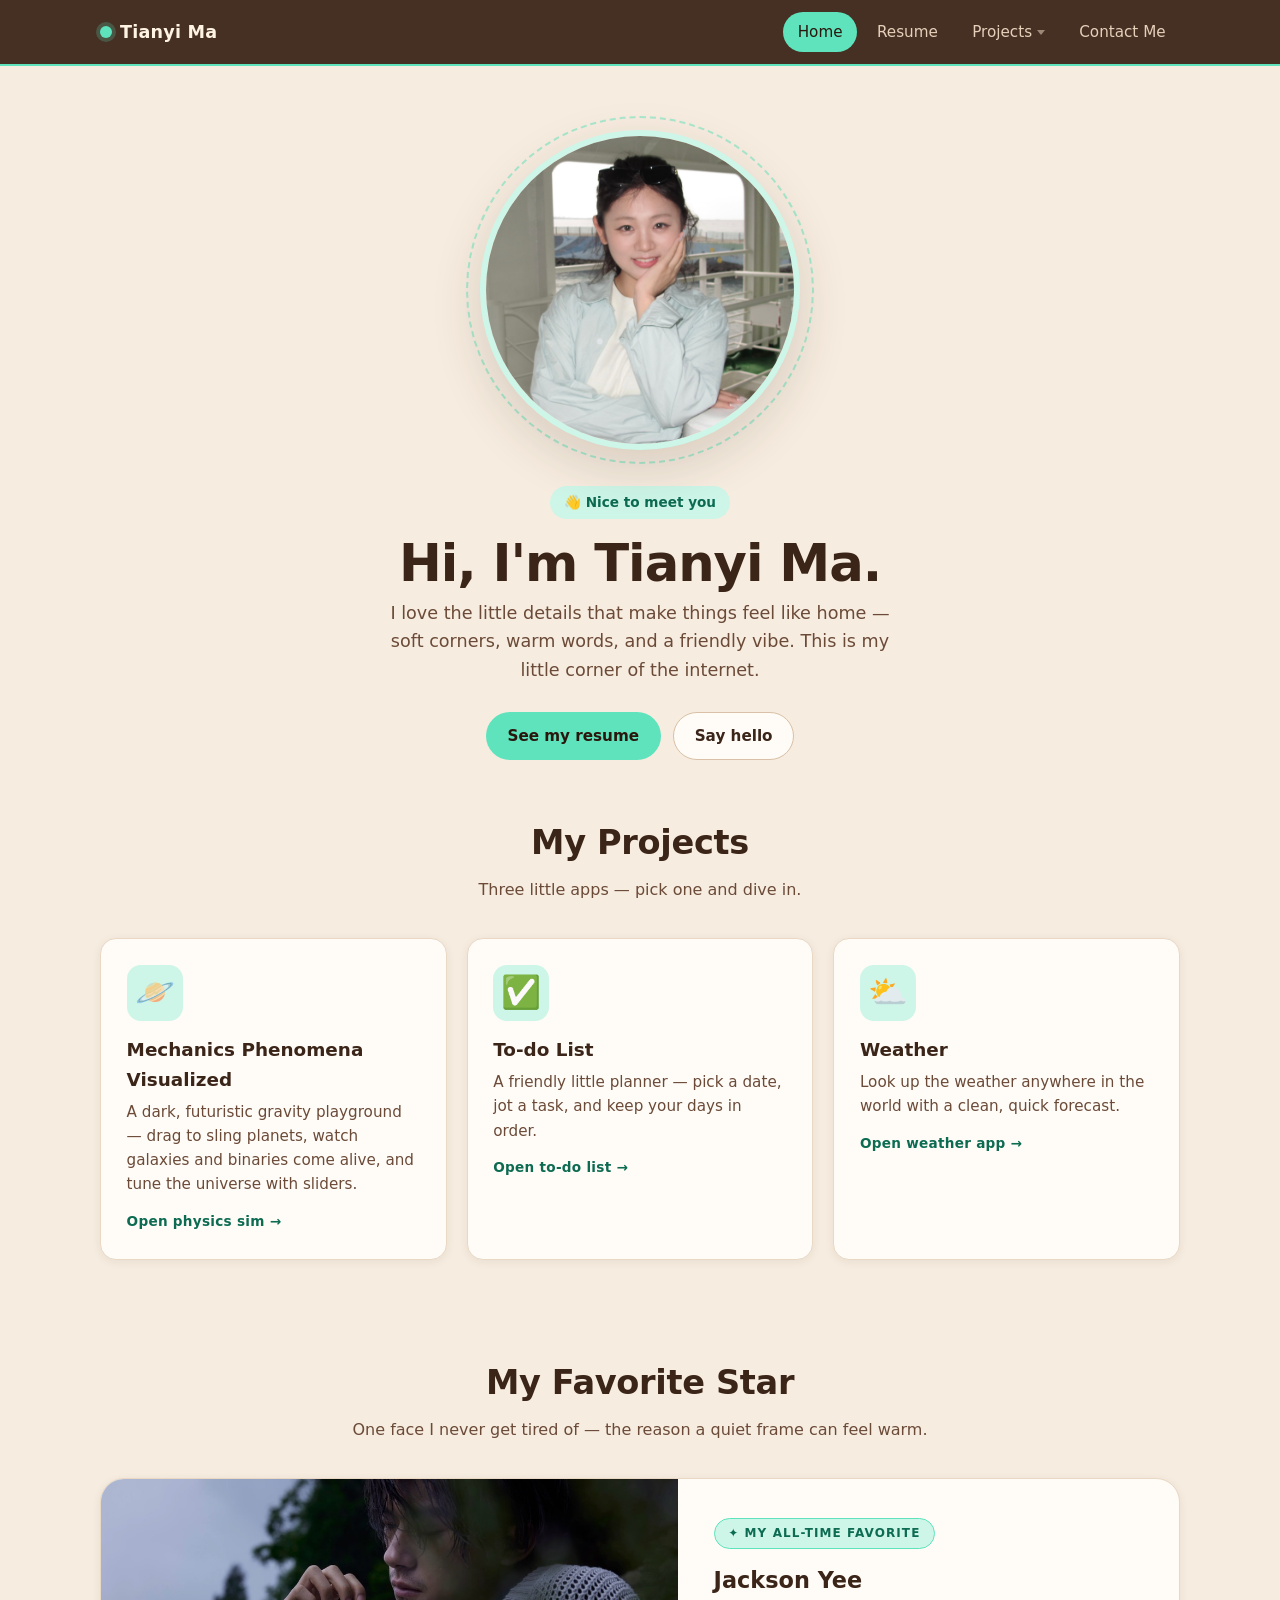
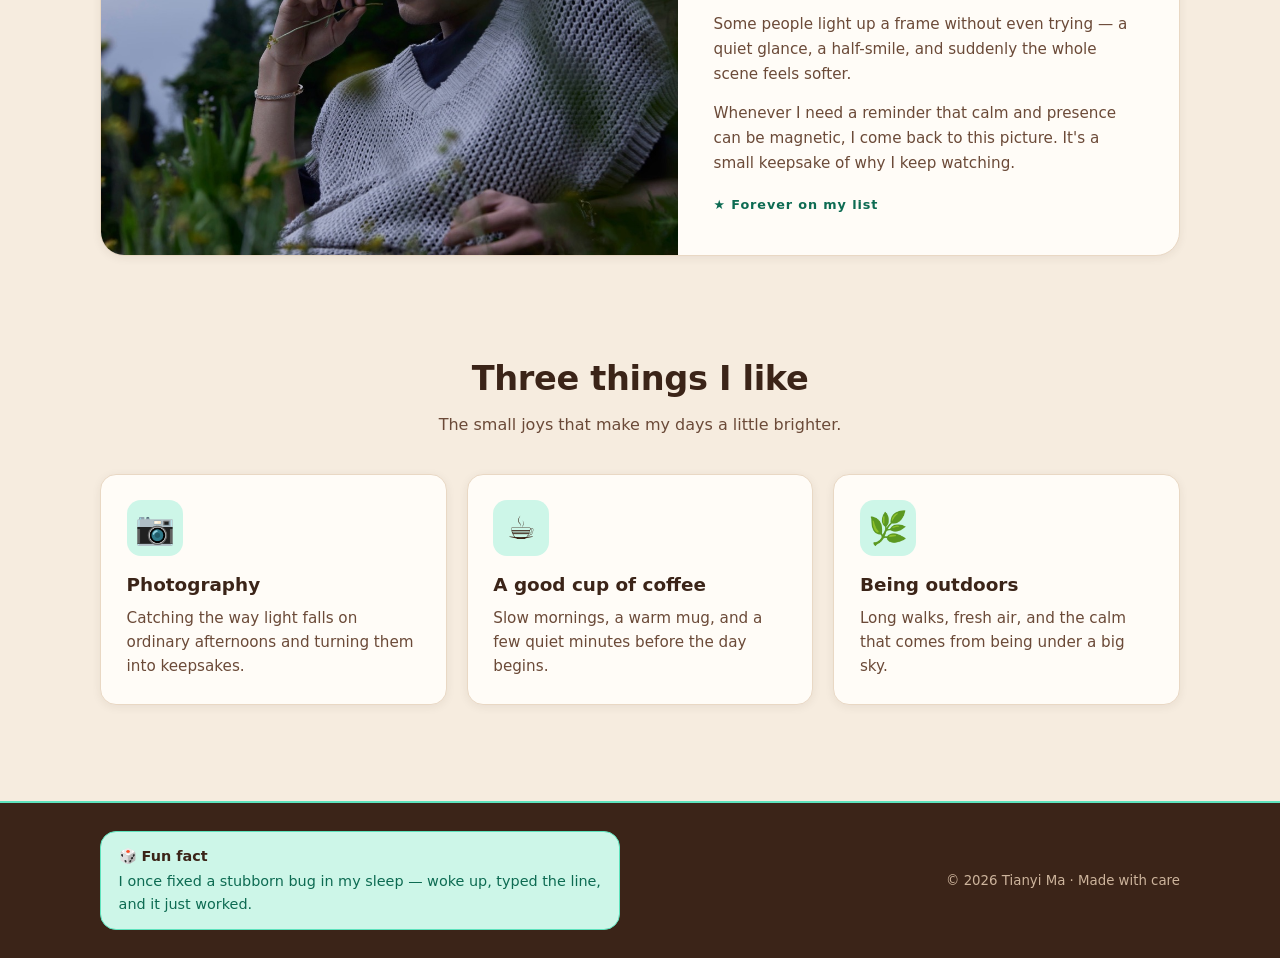
<file: index.html>
<!DOCTYPE html>
<html lang="en">
<head>
  <meta charset="UTF-8">
  <meta name="viewport" content="width=device-width, initial-scale=1.0">
  <title>Tianyi Ma — Home</title>
  <meta name="description" content="Tianyi Ma — a warm, friendly personal portfolio.">
  <link rel="stylesheet" href="styles.css">
</head>
<body>
  <header class="nav">
    <div class="container nav__inner">
      <a href="index.html" class="brand"><span class="brand__dot"></span> Tianyi Ma</a>
      <button class="nav__toggle" aria-label="Toggle menu"><span></span></button>
      <nav class="nav__links">
        <a href="index.html" class="active">Home</a>
        <a href="resume.html">Resume</a>
        <span class="nav__item">
          <a href="projects.html" class="nav__trigger">Projects</a>
          <span class="nav__dropdown">
            <a href="mechanics.html"><span class="dd-ico">🪐</span><span><span class="dd-title">Mechanics</span><span class="dd-sub">Gravity playground</span></span></a>
            <a href="projects.html#todo"><span class="dd-ico">✅</span><span><span class="dd-title">To-do List</span><span class="dd-sub">Daily planner</span></span></a>
            <a href="weather.html"><span class="dd-ico">⛅</span><span><span class="dd-title">Weather</span><span class="dd-sub">Quick forecast</span></span></a>
          </span>
        </span>
        <a href="contact.html">Contact Me</a>
      </nav>
    </div>
  </header>

  <main class="container">
    <section class="hero">
      <div class="hero__text">
        <span class="hero__eyebrow">👋 Nice to meet you</span>
        <h1>Hi, I'm Tianyi Ma.</h1>
        <p class="hero__intro">
          I love the little details that make things feel like home — soft corners,
          warm words, and a friendly vibe. This is my little corner of the internet.
        </p>
        <div class="hero__cta">
          <a href="resume.html" class="btn btn--primary">See my resume</a>
          <a href="contact.html" class="btn btn--ghost">Say hello</a>
        </div>
      </div>
      <div class="hero__photo">
        <img src="photo.jpg" alt="Photo of Tianyi Ma">
      </div>
    </section>

    <section class="section" style="padding-top:0.5rem;">
      <div class="section__head">
        <h2>My Projects</h2>
        <p>Three little apps — pick one and dive in.</p>
      </div>
      <div class="cards">
        <a class="card" href="mechanics.html" style="text-decoration:none;color:inherit;">
          <div class="card__emoji">🪐</div>
          <h3>Mechanics Phenomena Visualized</h3>
          <p>A dark, futuristic gravity playground — drag to sling planets, watch galaxies and binaries come alive, and tune the universe with sliders.</p>
          <span class="card__cta">Open physics sim →</span>
        </a>
        <a class="card" href="projects.html#todo" style="text-decoration:none;color:inherit;">
          <div class="card__emoji">✅</div>
          <h3>To-do List</h3>
          <p>A friendly little planner — pick a date, jot a task, and keep your days in order.</p>
          <span class="card__cta">Open to-do list →</span>
        </a>
        <a class="card" href="weather.html" style="text-decoration:none;color:inherit;">
          <div class="card__emoji">⛅</div>
          <h3>Weather</h3>
          <p>Look up the weather anywhere in the world with a clean, quick forecast.</p>
          <span class="card__cta">Open weather app →</span>
        </a>
      </div>
    </section>

    <section class="section">
      <div class="section__head">
        <h2>My Favorite Star</h2>
        <p>One face I never get tired of — the reason a quiet frame can feel warm.</p>
      </div>
      <div class="star-card">
        <div class="star-card__photo">
          <img src="1030_1.jpg" alt="Portrait of Jackson Yee">
        </div>
        <div class="star-card__body">
          <span class="star-card__tag">✦ My all-time favorite</span>
          <h3>Jackson Yee</h3>
          <p>Some people light up a frame without even trying — a quiet glance, a half-smile, and suddenly the whole scene feels softer.</p>
          <p>Whenever I need a reminder that calm and presence can be magnetic, I come back to this picture. It's a small keepsake of why I keep watching.</p>
          <span class="star-card__note">★ Forever on my list</span>
        </div>
      </div>
    </section>

    <section class="section">
      <div class="section__head">
        <h2>Three things I like</h2>
        <p>The small joys that make my days a little brighter.</p>
      </div>
      <div class="cards">
        <article class="card">
          <div class="card__emoji">📷</div>
          <h3>Photography</h3>
          <p>Catching the way light falls on ordinary afternoons and turning them into keepsakes.</p>
        </article>
        <article class="card">
          <div class="card__emoji">☕</div>
          <h3>A good cup of coffee</h3>
          <p>Slow mornings, a warm mug, and a few quiet minutes before the day begins.</p>
        </article>
        <article class="card">
          <div class="card__emoji">🌿</div>
          <h3>Being outdoors</h3>
          <p>Long walks, fresh air, and the calm that comes from being under a big sky.</p>
        </article>
      </div>
    </section>
  </main>

  <footer class="site-footer">
    <div class="container site-footer__inner">
      <div class="funfact">
        <strong>🎲 Fun fact</strong>
        I once fixed a stubborn bug in my sleep — woke up, typed the line, and it just worked.
      </div>
      <small>© <span id="year">2026</span> Tianyi Ma · Made with care</small>
    </div>
  </footer>

  <script src="main.js"></script>
</body>
</html>
</file>
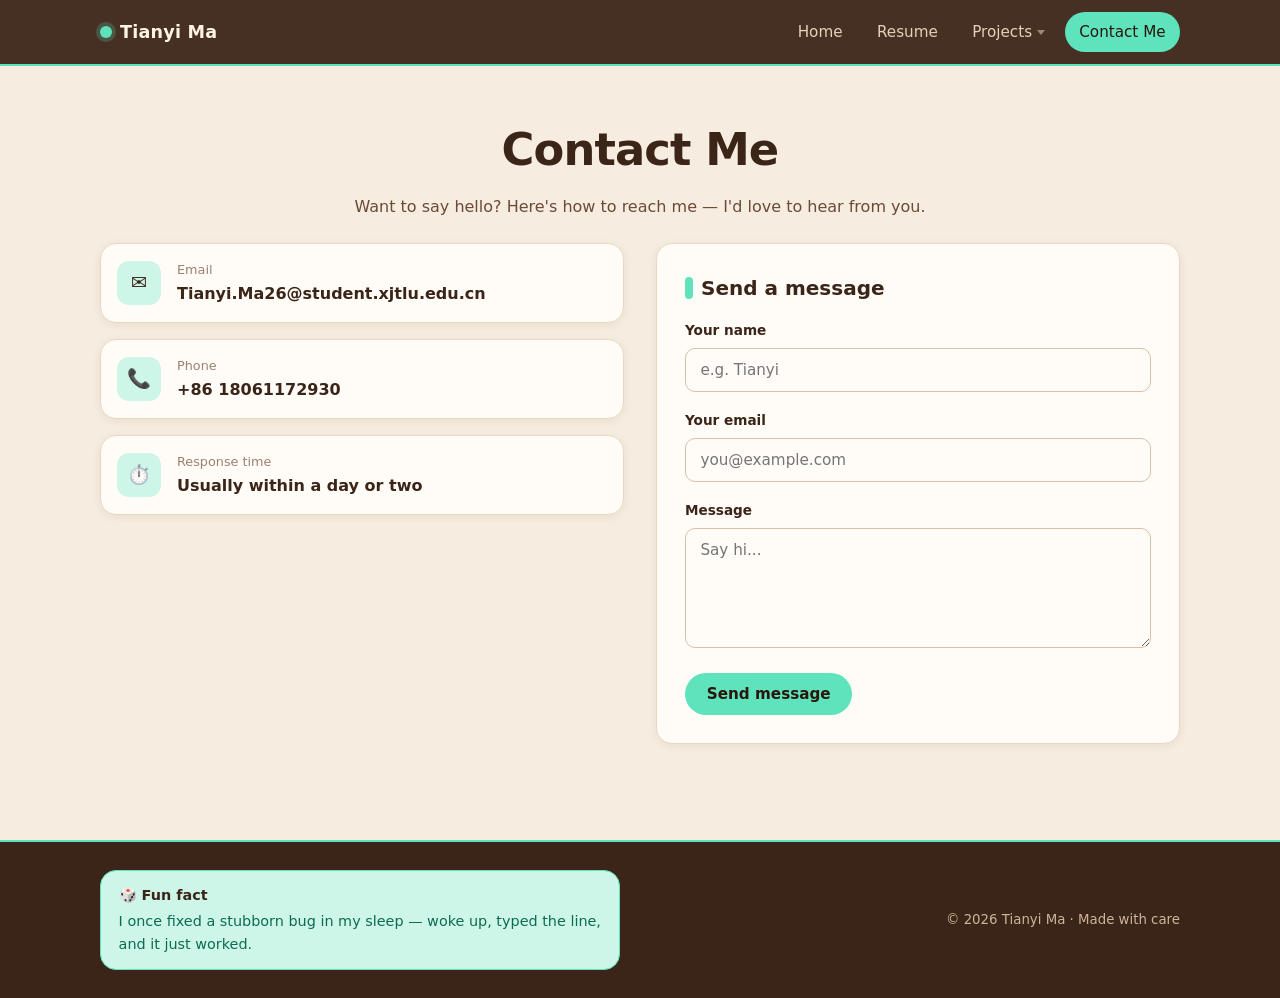
<file: contact.html>
<!DOCTYPE html>
<html lang="en">
<head>
  <meta charset="UTF-8">
  <meta name="viewport" content="width=device-width, initial-scale=1.0">
  <title>Tianyi Ma — Contact Me</title>
  <link rel="stylesheet" href="styles.css">
</head>
<body>
  <header class="nav">
    <div class="container nav__inner">
      <a href="index.html" class="brand"><span class="brand__dot"></span> Tianyi Ma</a>
      <button class="nav__toggle" aria-label="Toggle menu"><span></span></button>
      <nav class="nav__links">
        <a href="index.html">Home</a>
        <a href="resume.html">Resume</a>
        <span class="nav__item">
          <a href="projects.html" class="nav__trigger">Projects</a>
          <span class="nav__dropdown">
            <a href="mechanics.html"><span class="dd-ico">🪐</span><span><span class="dd-title">Mechanics</span><span class="dd-sub">Gravity playground</span></span></a>
            <a href="projects.html#todo"><span class="dd-ico">✅</span><span><span class="dd-title">To-do List</span><span class="dd-sub">Daily planner</span></span></a>
            <a href="weather.html"><span class="dd-ico">⛅</span><span><span class="dd-title">Weather</span><span class="dd-sub">Quick forecast</span></span></a>
          </span>
        </span>
        <a href="contact.html" class="active">Contact Me</a>
      </nav>
    </div>
  </header>

  <main class="container">
    <div class="page-head">
      <h1>Contact Me</h1>
      <p>Want to say hello? Here's how to reach me — I'd love to hear from you.</p>
    </div>

    <div class="contact-grid">
      <div>
        <div class="contact-list">
          <div class="contact-row">
            <div class="contact-row__icon">✉️</div>
            <div>
              <div class="contact-row__label">Email</div>
              <a class="contact-row__value" href="mailto:Tianyi.Ma26@student.xjtlu.edu.cn">Tianyi.Ma26@student.xjtlu.edu.cn</a>
            </div>
          </div>
          <div class="contact-row">
            <div class="contact-row__icon">📞</div>
            <div>
              <div class="contact-row__label">Phone</div>
              <a class="contact-row__value" href="tel:+8618061172930">+86 18061172930</a>
            </div>
          </div>
          <div class="contact-row">
            <div class="contact-row__icon">⏱️</div>
            <div>
              <div class="contact-row__label">Response time</div>
              <div class="contact-row__value">Usually within a day or two</div>
            </div>
          </div>
        </div>
      </div>

      <div class="panel">
        <h2>Send a message</h2>
        <form id="contactForm">
          <div class="form-group">
            <label for="name">Your name</label>
            <input class="input" type="text" id="name" name="name" placeholder="e.g. Tianyi" required>
          </div>
          <div class="form-group">
            <label for="email">Your email</label>
            <input class="input" type="email" id="email" name="email" placeholder="you@example.com" required>
          </div>
          <div class="form-group">
            <label for="message">Message</label>
            <textarea class="textarea" id="message" name="message" placeholder="Say hi..." required></textarea>
          </div>
          <button type="submit" class="btn btn--primary">Send message</button>
          <p class="form-note" id="formNote"></p>
        </form>
      </div>
    </div>
  </main>

  <footer class="site-footer">
    <div class="container site-footer__inner">
      <div class="funfact">
        <strong>🎲 Fun fact</strong>
        I once fixed a stubborn bug in my sleep — woke up, typed the line, and it just worked.
      </div>
      <small>© <span id="year">2026</span> Tianyi Ma · Made with care</small>
    </div>
  </footer>

  <script src="main.js?v=2"></script>
</body>
</html>
</file>
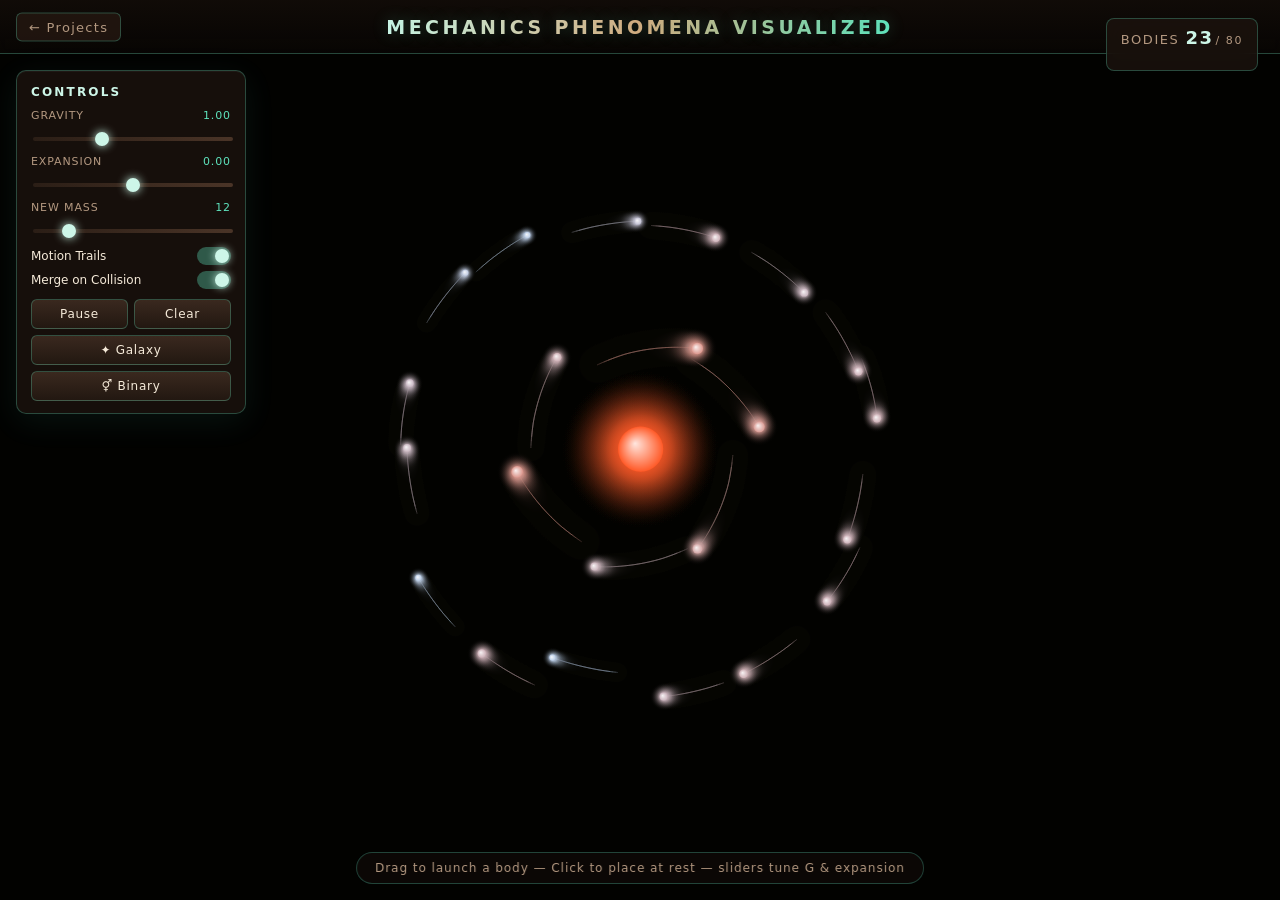
<file: mechanics.html>
<!DOCTYPE html>
<html lang="en">
<head>
<meta charset="UTF-8">
<meta name="viewport" content="width=device-width, initial-scale=1.0">
<title>Mechanics Phenomena Visualized</title>
<style>
  :root {
    --bg-0: #060403;
    --bg-1: #120c08;
    --bg-2: #1d1410;
    --panel: rgba(28, 19, 14, 0.80);
    --panel-border: rgba(94, 227, 189, 0.28);
    --accent: #5ee3bd;
    --accent-2: #cdf6e8;
    --text: #f5ead9;
    --text-dim: #b39880;
    --danger: #ff7a6b;
    --ok: #5ee3bd;
  }
  * { box-sizing: border-box; }
  html, body {
    margin: 0; padding: 0; height: 100%;
    background: radial-gradient(ellipse at top, #1a110b 0%, var(--bg-0) 60%);
    color: var(--text);
    font-family: "Segoe UI", system-ui, -apple-system, sans-serif;
    overflow: hidden;
  }

  /* ========== Title bar ========== */
  .title-bar {
    position: absolute;
    top: 0; left: 0; right: 0;
    height: 54px;
    display: flex;
    align-items: center;
    justify-content: center;
    background: linear-gradient(180deg, rgba(18,12,8,0.92), rgba(18,12,8,0.35));
    border-bottom: 1px solid var(--panel-border);
    backdrop-filter: blur(8px);
    z-index: 10;
    pointer-events: none;
  }
  .title-bar h1 {
    margin: 0;
    font-size: 19px;
    letter-spacing: 0.18em;
    text-transform: uppercase;
    background: linear-gradient(90deg, var(--accent-2), #d9a97c, var(--accent));
    -webkit-background-clip: text;
    background-clip: text;
    color: transparent;
    text-shadow: 0 0 16px rgba(94, 227, 189, 0.25);
    font-weight: 600;
  }
  .title-bar .back {
    position: absolute;
    left: 16px; top: 50%;
    transform: translateY(-50%);
    pointer-events: auto;
    color: var(--text-dim);
    text-decoration: none;
    font-size: 13px;
    letter-spacing: 0.1em;
    padding: 6px 12px;
    border: 1px solid var(--panel-border);
    border-radius: 6px;
    background: rgba(40,27,19,0.7);
    transition: all 0.2s;
  }
  .title-bar .back:hover { color: var(--accent-2); border-color: var(--accent); }

  /* ========== Canvas ========== */
  #stage {
    position: absolute;
    inset: 0;
    display: block;
    cursor: crosshair;
  }

  /* ========== Control panel ========== */
  .panel {
    position: absolute;
    top: 70px;
    left: 16px;
    width: 230px;
    background: var(--panel);
    border: 1px solid var(--panel-border);
    border-radius: 10px;
    padding: 14px 14px 12px;
    z-index: 5;
    box-shadow: 0 8px 32px rgba(94, 227, 189, 0.08), inset 0 1px 0 rgba(255,255,255,0.04);
    backdrop-filter: blur(10px);
  }
  .panel h2 {
    margin: 0 0 10px;
    font-size: 12px;
    letter-spacing: 0.18em;
    text-transform: uppercase;
    color: var(--accent-2);
    font-weight: 600;
  }
  .ctrl { margin-bottom: 10px; }
  .ctrl label {
    display: flex;
    justify-content: space-between;
    font-size: 11px;
    letter-spacing: 0.08em;
    color: var(--text-dim);
    text-transform: uppercase;
    margin-bottom: 4px;
  }
  .ctrl label .val { color: var(--accent); font-variant-numeric: tabular-nums; }
  .ctrl input[type=range] {
    -webkit-appearance: none;
    width: 100%;
    height: 4px;
    background: linear-gradient(90deg, #2b1e16, #4a3427);
    border-radius: 2px;
    outline: none;
  }
  .ctrl input[type=range]::-webkit-slider-thumb {
    -webkit-appearance: none;
    width: 14px; height: 14px;
    border-radius: 50%;
    background: var(--accent-2);
    box-shadow: 0 0 10px var(--accent-2);
    cursor: pointer;
  }
  .ctrl input[type=range]::-moz-range-thumb {
    width: 14px; height: 14px;
    border: none;
    border-radius: 50%;
    background: var(--accent-2);
    box-shadow: 0 0 10px var(--accent-2);
    cursor: pointer;
  }

  /* Toggles */
  .toggles { display: flex; flex-direction: column; gap: 6px; margin: 10px 0; }
  .toggle {
    display: flex; align-items: center; justify-content: space-between;
    font-size: 12px; color: var(--text);
    cursor: pointer;
  }
  .toggle .sw {
    width: 34px; height: 18px;
    background: #2b1e16;
    border-radius: 9px;
    position: relative;
    transition: background 0.2s;
    flex-shrink: 0;
  }
  .toggle .sw::after {
    content: "";
    position: absolute;
    top: 2px; left: 2px;
    width: 14px; height: 14px;
    background: #8a6d55;
    border-radius: 50%;
    transition: all 0.2s;
  }
  .toggle.on .sw { background: rgba(94, 227, 189, 0.35); }
  .toggle.on .sw::after { background: var(--accent-2); left: 18px; box-shadow: 0 0 8px var(--accent-2); }

  /* Buttons */
  .btns { display: grid; grid-template-columns: 1fr 1fr; gap: 6px; margin-top: 10px; }
  .btn {
    background: linear-gradient(180deg, rgba(74,52,39,0.7), rgba(40,28,20,0.7));
    color: var(--text);
    border: 1px solid var(--panel-border);
    border-radius: 6px;
    padding: 7px 8px;
    font-size: 12px;
    letter-spacing: 0.06em;
    cursor: pointer;
    transition: all 0.15s;
    font-family: inherit;
  }
  .btn:hover { border-color: var(--accent-2); color: var(--accent-2); }
  .btn:active { transform: translateY(1px); }
  .btn.danger:hover { border-color: var(--danger); color: var(--danger); }
  .btn.wide { grid-column: span 2; }

  /* Ball count */
  .counter {
    position: absolute;
    top: 18px; right: 22px;
    z-index: 10;
    font-size: 13px;
    letter-spacing: 0.12em;
    color: var(--text-dim);
    text-transform: uppercase;
    background: var(--panel);
    border: 1px solid var(--panel-border);
    border-radius: 8px;
    padding: 8px 14px;
    backdrop-filter: blur(10px);
  }
  .counter .n {
    color: var(--accent-2);
    font-size: 18px;
    font-weight: 600;
    margin-left: 6px;
    font-variant-numeric: tabular-nums;
  }
  .counter .cap {
    color: var(--text-dim);
    font-size: 11px;
    margin-left: 2px;
    font-variant-numeric: tabular-nums;
  }
  .counter .cap-indicator {
    display: block;
    margin-top: 4px;
    font-size: 9px;
    color: var(--danger);
    letter-spacing: 0.15em;
    font-weight: 600;
    opacity: 0;
    transition: opacity 0.2s;
  }
  .counter.is-capped .cap-indicator { opacity: 1; }
  .counter.is-capped .n { color: var(--danger); }

  /* Hint bar */
  .hint {
    position: absolute;
    bottom: 16px;
    left: 50%;
    transform: translateX(-50%);
    z-index: 5;
    font-size: 12px;
    letter-spacing: 0.08em;
    color: var(--text-dim);
    background: rgba(18, 12, 8, 0.65);
    border: 1px solid var(--panel-border);
    border-radius: 20px;
    padding: 8px 18px;
    backdrop-filter: blur(6px);
    white-space: nowrap;
  }
  .hint kbd {
    background: #2b1e16;
    border: 1px solid #4a3427;
    border-radius: 3px;
    padding: 1px 5px;
    font-family: inherit;
    font-size: 11px;
    color: var(--text);
  }

  /* Paused overlay dot */
  .pause-badge {
    position: absolute;
    top: 72px; right: 22px;
    z-index: 10;
    font-size: 11px;
    letter-spacing: 0.2em;
    color: var(--danger);
    text-transform: uppercase;
    opacity: 0;
    transition: opacity 0.2s;
  }
  .paused .pause-badge { opacity: 1; }

  /* Slingshot preview */
  #sling {
    position: absolute;
    inset: 0;
    pointer-events: none;
    z-index: 2;
  }
</style>
</head>
<body>

<div class="title-bar">
  <a class="back" href="projects.html">← Projects</a>
  <h1>Mechanics Phenomena Visualized</h1>
</div>

<canvas id="stage"></canvas>

<div class="panel">
  <h2>Controls</h2>

  <div class="ctrl">
    <label>Gravity <span class="val" id="gVal">1.00</span></label>
    <input type="range" id="gravity" min="0" max="3" step="0.01" value="1">
  </div>

  <div class="ctrl">
    <label>Expansion <span class="val" id="expVal">0.00</span></label>
    <input type="range" id="expansion" min="-0.05" max="0.05" step="0.001" value="0">
  </div>

  <div class="ctrl">
    <label>New Mass <span class="val" id="massVal">12</span></label>
    <input type="range" id="newMass" min="3" max="60" step="1" value="12">
  </div>

  <div class="toggles">
    <div class="toggle on" data-toggle="trails"><span>Motion Trails</span><span class="sw"></span></div>
    <div class="toggle on" data-toggle="merge"><span>Merge on Collision</span><span class="sw"></span></div>
  </div>

  <div class="btns">
    <button class="btn" id="pauseBtn">Pause</button>
    <button class="btn danger" id="clearBtn">Clear</button>
    <button class="btn wide" id="galaxyBtn">✦ Galaxy</button>
    <button class="btn wide" id="binaryBtn">⚥ Binary</button>
  </div>
</div>

<div class="counter" id="counterEl">Bodies<span class="n" id="count">0</span><span class="cap" id="capInfo">/ 80</span><span class="cap-indicator" id="capFlash" hidden>LIMIT REACHED</span></div>
<div class="pause-badge">PAUSED</div>

<div class="hint">
  Drag to launch a body — Click to place at rest — sliders tune G &amp; expansion
</div>

<script>
(() => {
  "use strict";

  const canvas = document.getElementById("stage");
  const ctx = canvas.getContext("2d");

  let W = 0, H = 0, cx = 0, cy = 0;
  function resize() {
    W = canvas.width = window.innerWidth * devicePixelRatio;
    H = canvas.height = window.innerHeight * devicePixelRatio;
    canvas.style.width = window.innerWidth + "px";
    canvas.style.height = window.innerHeight + "px";
    ctx.setTransform(1, 0, 0, 1, 0, 0);
    ctx.scale(devicePixelRatio, devicePixelRatio);
    cx = window.innerWidth / 2;
    cy = window.innerHeight / 2;
  }
  window.addEventListener("resize", resize);
  resize();

  // ========== State ==========
  const bodies = [];
  let paused = false;
  let showTrails = true;
  let mergeEnabled = true;
  let G = 1.0;
  let expansion = 0.0;
  let newMass = 12;
  const SOFTEN = 8;       // prevents singularity
  const TRAIL_LEN = 60;
  const MAX_BODIES = 80;  // hard cap to prevent lag ("kartun")
  let cappedMsgTimer = 0;

  // Add a body, evicting if we exceed MAX_BODIES.
  // Keeps the heaviest bodies (stars) and drops the smallest/oldest first.
  function pushBody(b) {
    if (bodies.length >= MAX_BODIES) {
      // Find the lightest body that isn't the sole heavy one, drop it.
      let worstIdx = -1, worstScore = Infinity;
      for (let i = 0; i < bodies.length; i++) {
        const body = bodies[i];
        // Prefer removing the lightest; tie-break by oldest
        const score = body.m * 10000 + i;
        if (score < worstScore) { worstScore = score; worstIdx = i; }
      }
      if (worstIdx >= 0) bodies.splice(worstIdx, 1);
      cappedMsgTimer = 90; // ~1.5s flash
    }
    bodies.push(b);
  }

  // ========== Body ==========
  class Body {
    constructor(x, y, vx, vy, m) {
      this.x = x; this.y = y;
      this.vx = vx; this.vy = vy;
      this.m = m;
      this.r = Math.max(3, Math.sqrt(m) * 1.4);
      this.trail = [];
      this.dead = false;
    }
    // color: heavier -> reddish, lighter -> bluish-white
    color() {
      // mass 3..~200  -> t 0..1
      const t = Math.min(1, (Math.log(this.m) - Math.log(3)) / (Math.log(80) - Math.log(3)));
      // lighter: cyan/white -> heavier: orange/red
      const rL = 180, gL = 220, bL = 255; // light (bluish)
      const rH = 255, gH = 90,  bH = 40;  // heavy (reddish)
      const r = Math.round(rL + (rH - rL) * t);
      const g = Math.round(gL + (gH - gL) * t);
      const b = Math.round(bL + (bH - bL) * t);
      return `rgb(${r},${g},${b})`;
    }
    step(dt) {
      // Expansion: small outward drift from center (stable, not runaway)
      if (expansion !== 0) {
        const dx = this.x - cx, dy = this.y - cy;
        const dist = Math.sqrt(dx*dx + dy*dy) || 1;
        this.vx += (dx / dist) * expansion * dist * 0.01;
        this.vy += (dy / dist) * expansion * dist * 0.01;
      }
      this.x += this.vx * dt;
      this.y += this.vy * dt;
      if (showTrails) {
        this.trail.push([this.x, this.y]);
        if (this.trail.length > TRAIL_LEN) this.trail.shift();
      } else if (this.trail.length) {
        this.trail.length = 0;
      }
    }
  }

  // ========== Physics step ==========
  function computeForces() {
    const n = bodies.length;
    const ax = new Float64Array(n);
    const ay = new Float64Array(n);
    for (let i = 0; i < n; i++) {
      if (bodies[i].dead) continue;
      for (let j = i + 1; j < n; j++) {
        if (bodies[j].dead) continue;
        const dx = bodies[j].x - bodies[i].x;
        const dy = bodies[j].y - bodies[i].y;
        const r2 = dx*dx + dy*dy + SOFTEN*SOFTEN;
        const r = Math.sqrt(r2);
        const f = (G * bodies[i].m * bodies[j].m) / r2;
        const fx = f * dx / r;
        const fy = f * dy / r;
        ax[i] += fx / bodies[i].m;
        ay[i] += fy / bodies[i].m;
        ax[j] -= fx / bodies[j].m;
        ay[j] -= fy / bodies[j].m;
      }
    }
    for (let i = 0; i < n; i++) {
      if (bodies[i].dead) continue;
      bodies[i].vx += ax[i];
      bodies[i].vy += ay[i];
    }
  }

  function mergeCollisions() {
    if (!mergeEnabled) return;
    for (let i = 0; i < bodies.length; i++) {
      if (bodies[i].dead) continue;
      for (let j = i + 1; j < bodies.length; j++) {
        if (bodies[j].dead) continue;
        const a = bodies[i], b = bodies[j];
        const dx = b.x - a.x, dy = b.y - a.y;
        const dist = Math.sqrt(dx*dx + dy*dy);
        const minD = a.r + b.r;
        if (dist < minD) {
          // merge into the heavier one
          const [big, small] = a.m >= b.m ? [a, b] : [b, a];
          const tm = big.m + small.m;
          big.vx = (big.vx * big.m + small.vx * small.m) / tm;
          big.vy = (big.vy * big.m + small.vy * small.m) / tm;
          big.x  = (big.x * big.m + small.x * small.m) / tm;
          big.y  = (big.y * big.m + small.y * small.m) / tm;
          big.m  = tm;
          big.r  = Math.max(3, Math.sqrt(tm) * 1.4);
          big.trail = [];
          small.dead = true;
          break;
        }
      }
    }
    for (let i = bodies.length - 1; i >= 0; i--) {
      if (bodies[i].dead) bodies.splice(i, 1);
    }
  }

  // ========== Render ==========
  function draw() {
    const w = window.innerWidth, h = window.innerHeight;
    // clear with slight fade for trails
    if (showTrails) {
      ctx.fillStyle = "rgba(6, 4, 3, 0.28)";
    } else {
      ctx.fillStyle = "#060403";
    }
    ctx.fillRect(0, 0, w, h);

    // subtle grid / star field
    if (!showTrails) {
      // tiny faint stars — seed once-ish
      if (!draw._stars) {
        draw._stars = [];
        for (let i = 0; i < 120; i++) {
          draw._stars.push([Math.random() * w, Math.random() * h, Math.random() * 0.6 + 0.2]);
        }
      }
      ctx.fillStyle = "rgba(214,190,166,0.45)";
      for (const s of draw._stars) {
        ctx.globalAlpha = s[2];
        ctx.fillRect(s[0], s[1], 1, 1);
      }
      ctx.globalAlpha = 1;
    }

    // trails
    if (showTrails) {
      for (const b of bodies) {
        if (b.trail.length < 2) continue;
        ctx.beginPath();
        ctx.moveTo(b.trail[0][0], b.trail[0][1]);
        for (let k = 1; k < b.trail.length; k++) ctx.lineTo(b.trail[k][0], b.trail[k][1]);
        ctx.strokeStyle = b.color();
        ctx.globalAlpha = 0.25;
        ctx.lineWidth = 1;
        ctx.stroke();
        ctx.globalAlpha = 1;
      }
    }

    // bodies with glow
    for (const b of bodies) {
      const col = b.color();
      // outer glow
      const g = ctx.createRadialGradient(b.x, b.y, b.r * 0.5, b.x, b.y, b.r * 3.5);
      g.addColorStop(0, col);
      g.addColorStop(0.35, col.replace("rgb", "rgba").replace(")", ",0.35)"));
      g.addColorStop(1, "rgba(0,0,0,0)");
      ctx.fillStyle = g;
      ctx.beginPath();
      ctx.arc(b.x, b.y, b.r * 3.5, 0, Math.PI * 2);
      ctx.fill();

      // core
      ctx.fillStyle = col;
      ctx.beginPath();
      ctx.arc(b.x, b.y, b.r, 0, Math.PI * 2);
      ctx.fill();

      // bright center
      const inner = ctx.createRadialGradient(b.x - b.r*0.25, b.y - b.r*0.25, 0, b.x, b.y, b.r);
      inner.addColorStop(0, "rgba(255,255,255,0.85)");
      inner.addColorStop(1, "rgba(255,255,255,0)");
      ctx.fillStyle = inner;
      ctx.beginPath();
      ctx.arc(b.x, b.y, b.r, 0, Math.PI * 2);
      ctx.fill();
    }

    // slingshot preview
    if (slingshot.active) drawSlingshot();
  }

  // ========== Loop ==========
  let last = performance.now();
  function loop(now) {
    const dt = Math.min(0.05, (now - last) / 1000) * 60; // frames-ish
    last = now;

    if (!paused) {
      computeForces();
      // sub-step merge check twice per frame for stability
      for (let s = 0; s < 2; s++) {
        for (const b of bodies) b.step(dt * 0.5);
        mergeCollisions();
      }
      cullOffscreen();
    }
    draw();
    updateCounter();
    requestAnimationFrame(loop);
  }

  function cullOffscreen() {
    const w = window.innerWidth, h = window.innerHeight;
    const pad = Math.max(w, h) * 2;
    for (let i = bodies.length - 1; i >= 0; i--) {
      const b = bodies[i];
      if (b.x < -pad || b.x > w + pad || b.y < -pad || b.y > h + pad) {
        bodies.splice(i, 1);
      }
    }
  }

  // ========== Slingshot interaction ==========
  const slingshot = {
    active: false, sx: 0, sy: 0, ex: 0, ey: 0
  };

  function drawSlingshot() {
    const dx = slingshot.sx - slingshot.ex;
    const dy = slingshot.sy - slingshot.ey;
    const speed = Math.min(30, Math.sqrt(dx*dx + dy*dy) * 0.12);
    // arrow line
    ctx.strokeStyle = "rgba(94, 227, 189, 0.8)";
    ctx.lineWidth = 2;
    ctx.setLineDash([4, 4]);
    ctx.beginPath();
    ctx.moveTo(slingshot.sx, slingshot.sy);
    ctx.lineTo(slingshot.ex, slingshot.ey);
    ctx.stroke();
    ctx.setLineDash([]);
    // ghost planet
    ctx.fillStyle = "rgba(94, 227, 189, 0.4)";
    ctx.beginPath();
    ctx.arc(slingshot.sx, slingshot.sy, Math.max(3, Math.sqrt(newMass) * 1.4), 0, Math.PI * 2);
    ctx.fill();
    // speed label
    ctx.fillStyle = "rgba(205, 246, 232, 0.9)";
    ctx.font = "11px monospace";
    ctx.fillText("v ≈ " + speed.toFixed(1), slingshot.ex + 8, slingshot.ey - 4);
  }

  canvas.addEventListener("mousedown", (e) => {
    if (e.button !== 0) return;
    slingshot.active = true;
    slingshot.sx = e.clientX;
    slingshot.sy = e.clientY;
    slingshot.ex = e.clientX;
    slingshot.ey = e.clientY;
  });
  window.addEventListener("mousemove", (e) => {
    if (!slingshot.active) return;
    slingshot.ex = e.clientX;
    slingshot.ey = e.clientY;
  });
  window.addEventListener("mouseup", (e) => {
    if (!slingshot.active) return;
    slingshot.active = false;
    const dx = slingshot.sx - e.clientX;
    const dy = slingshot.sy - e.clientY;
    const dist = Math.sqrt(dx*dx + dy*dy);
    const vScale = 0.12;
    let vx, vy;
    if (dist < 4) {
      // click -> place at rest
      vx = 0; vy = 0;
    } else {
      vx = dx * vScale;
      vy = dy * vScale;
    }
    pushBody(new Body(slingshot.sx, slingshot.sy, vx, vy, newMass));
  });

  // Touch support
  canvas.addEventListener("touchstart", (e) => {
    if (!e.touches[0]) return;
    const t = e.touches[0];
    slingshot.active = true;
    slingshot.sx = t.clientX; slingshot.sy = t.clientY;
    slingshot.ex = t.clientX; slingshot.ey = t.clientY;
    e.preventDefault();
  }, { passive: false });
  canvas.addEventListener("touchmove", (e) => {
    if (!slingshot.active || !e.touches[0]) return;
    const t = e.touches[0];
    slingshot.ex = t.clientX; slingshot.ey = t.clientY;
    e.preventDefault();
  }, { passive: false });
  canvas.addEventListener("touchend", (e) => {
    if (!slingshot.active) return;
    slingshot.active = false;
    const dx = slingshot.sx - slingshot.ex;
    const dy = slingshot.sy - slingshot.ey;
    const dist = Math.sqrt(dx*dx + dy*dy);
    const vScale = 0.12;
    if (dist < 4) {
      pushBody(new Body(slingshot.sx, slingshot.sy, 0, 0, newMass));
    } else {
      pushBody(new Body(slingshot.sx, slingshot.sy, dx * vScale, dy * vScale, newMass));
    }
  });

  // ========== Controls wiring ==========
  const gravityEl   = document.getElementById("gravity");
  const expansionEl = document.getElementById("expansion");
  const massEl      = document.getElementById("newMass");
  const gVal        = document.getElementById("gVal");
  const expVal      = document.getElementById("expVal");
  const massVal     = document.getElementById("massVal");
  const countEl     = document.getElementById("count");
  const pauseBtn    = document.getElementById("pauseBtn");
  const clearBtn    = document.getElementById("clearBtn");
  const galaxyBtn   = document.getElementById("galaxyBtn");
  const binaryBtn   = document.getElementById("binaryBtn");

  gravityEl.addEventListener("input", () => {
    G = parseFloat(gravityEl.value);
    gVal.textContent = G.toFixed(2);
  });
  expansionEl.addEventListener("input", () => {
    expansion = parseFloat(expansionEl.value);
    expVal.textContent = expansion.toFixed(3);
  });
  massEl.addEventListener("input", () => {
    newMass = parseInt(massEl.value, 10);
    massVal.textContent = newMass;
  });

  document.querySelectorAll(".toggle").forEach(el => {
    el.addEventListener("click", () => {
      el.classList.toggle("on");
      const which = el.dataset.toggle;
      if (which === "trails") showTrails = el.classList.contains("on");
      if (which === "merge")  mergeEnabled = el.classList.contains("on");
    });
  });

  pauseBtn.addEventListener("click", () => {
    paused = !paused;
    pauseBtn.textContent = paused ? "Resume" : "Pause";
    document.body.classList.toggle("paused", paused);
  });

  clearBtn.addEventListener("click", () => {
    bodies.length = 0;
  });

  galaxyBtn.addEventListener("click", spawnGalaxy);
  binaryBtn.addEventListener("click", spawnBinary);

  const counterEl = document.getElementById("counterEl");
  const capFlash  = document.getElementById("capFlash");

  function updateCounter() {
    countEl.textContent = bodies.length;
    if (cappedMsgTimer > 0) {
      cappedMsgTimer--;
      counterEl.classList.add("is-capped");
    } else {
      counterEl.classList.remove("is-capped");
    }
  }

  // ========== Scene generators ==========
  function spawnGalaxy() {
    bodies.length = 0;
    const w = window.innerWidth, h = window.innerHeight;
    const SCX = w / 2, SCY = h / 2;
    // Central star
    const starMass = 260;
    bodies.push(new Body(SCX, SCY, 0, 0, starMass));

    // Orbiting disks
    const nInner = 6, nOuter = 16;
    const diskR = 90, diskR2 = 220;
    for (let i = 0; i < nInner; i++) {
      const a = (i / nInner) * Math.PI * 2 + Math.random() * 0.1;
      const r = diskR + Math.random() * 20;
      const x = SCX + Math.cos(a) * r;
      const y = SCY + Math.sin(a) * r;
      const v = Math.sqrt(G * starMass / r) * 0.95;
      const vx = -Math.sin(a) * v;
      const vy =  Math.cos(a) * v;
      bodies.push(new Body(x, y, vx, vy, 8 + Math.random() * 10));
    }
    for (let i = 0; i < nOuter; i++) {
      const a = (i / nOuter) * Math.PI * 2 + Math.random() * 0.15;
      const r = diskR2 + Math.random() * 40;
      const x = SCX + Math.cos(a) * r;
      const y = SCY + Math.sin(a) * r;
      const v = Math.sqrt(G * starMass / r) * 0.92;
      const vx = -Math.sin(a) * v;
      const vy =  Math.cos(a) * v;
      bodies.push(new Body(x, y, vx, vy, 4 + Math.random() * 6));
    }
    // Adjust G so orbits feel right at default
    G = 1.0; gravityEl.value = 1; gVal.textContent = "1.00";
  }

  function spawnBinary() {
    bodies.length = 0;
    const w = window.innerWidth, h = window.innerHeight;
    const SCX = w / 2, SCY = h / 2;

    // Two large stars orbiting their common COM
    const mA = 180, mB = 180;
    const sep = 110;
    // circular orbit speed: v = sqrt(G * m_total / (4 * r)) approx
    const mu = mA * mB / (mA + mB);
    const vRel = Math.sqrt(G * (mA + mB) / sep);
    const vA = vRel * mB / (mA + mB);
    const vB = vRel * mA / (mA + mB);

    bodies.push(new Body(SCX - sep/2, SCY, 0, -vA, mA));
    bodies.push(new Body(SCX + sep/2, SCY, 0,  vB, mB));

    // Asteroids orbiting outside
    const n = 18;
    const bigR = sep * 2.4;
    for (let i = 0; i < n; i++) {
      const a = (i / n) * Math.PI * 2 + Math.random() * 0.2;
      const r = bigR + Math.random() * 50;
      const x = SCX + Math.cos(a) * r;
      const y = SCY + Math.sin(a) * r;
      const v = Math.sqrt(G * (mA + mB) / r) * 0.95;
      const vx = -Math.sin(a) * v;
      const vy =  Math.cos(a) * v;
      bodies.push(new Body(x, y, vx, vy, 3 + Math.random() * 4));
    }
  }

  // ========== Boot ==========
  spawnGalaxy();
  requestAnimationFrame(loop);
})();
</script>
</body>
</html>
</file>
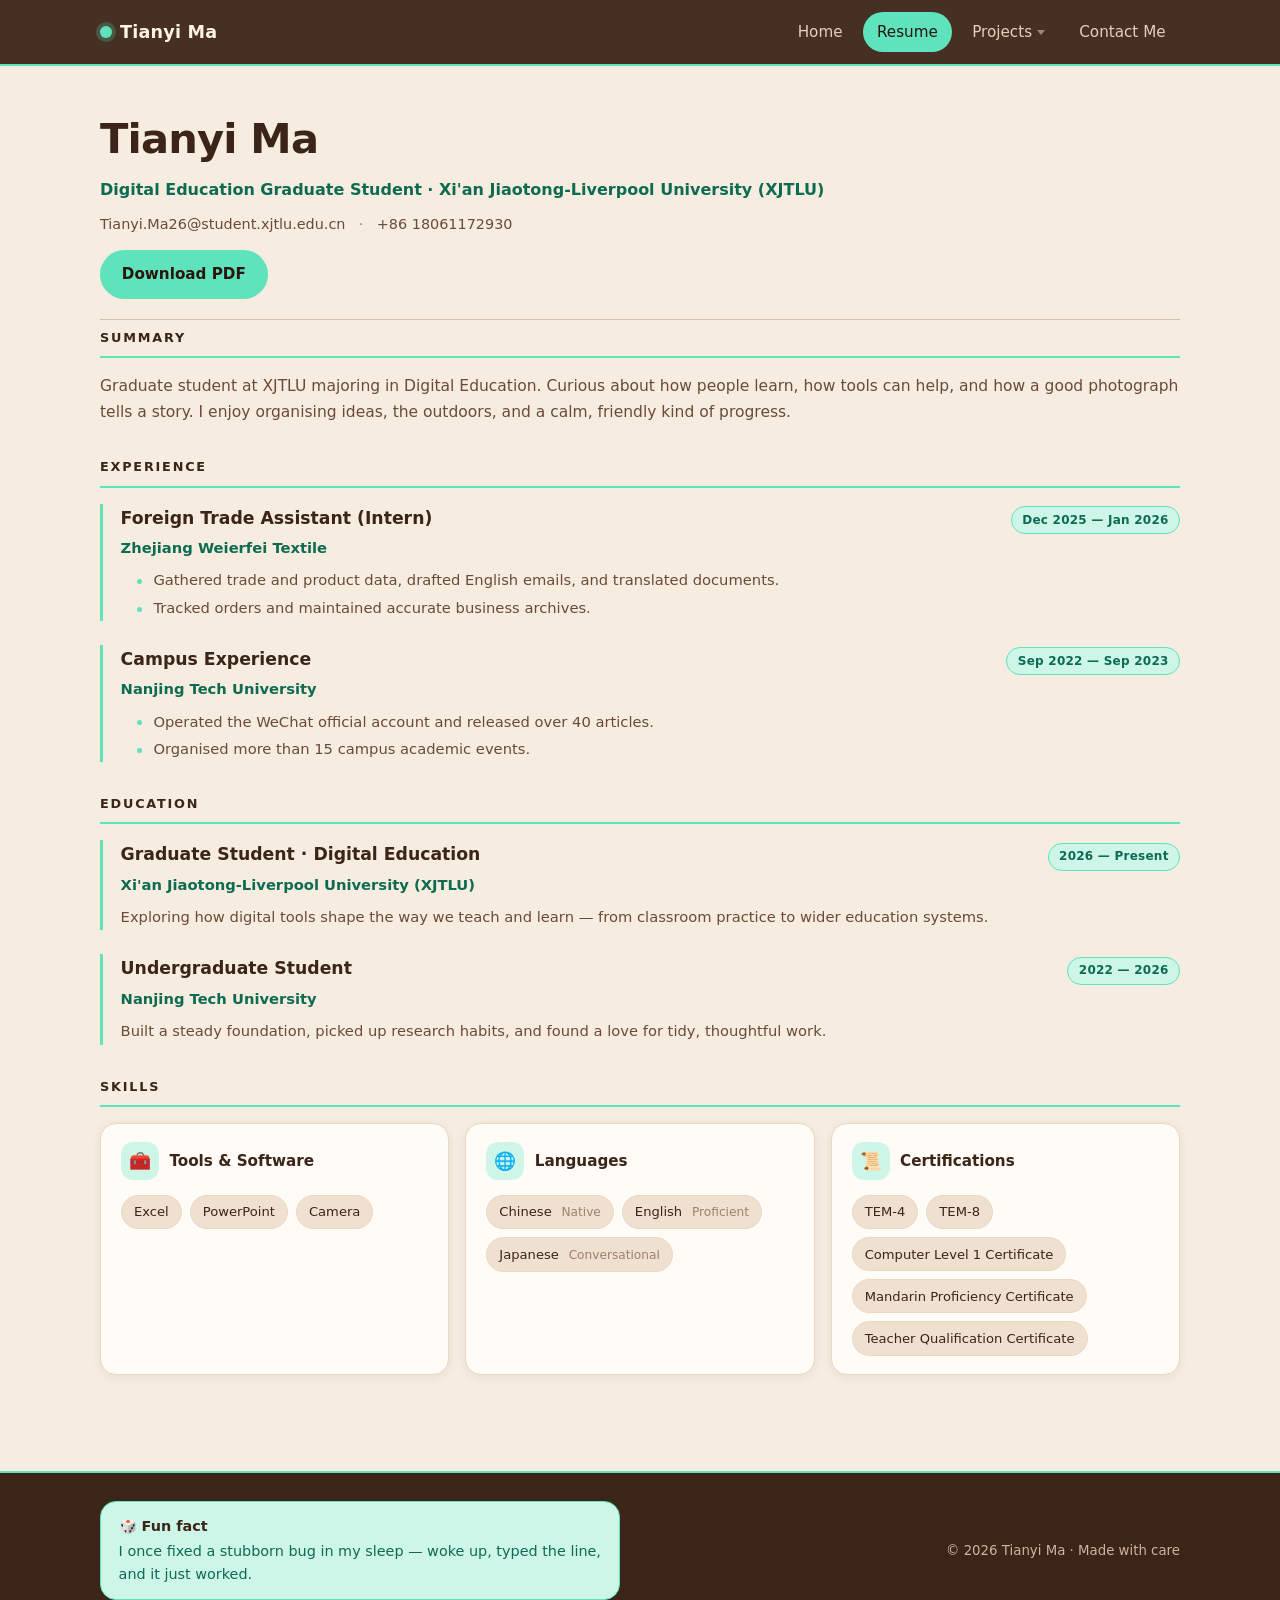
<file: resume.html>
<!DOCTYPE html>
<html lang="en">
<head>
  <meta charset="UTF-8">
  <meta name="viewport" content="width=device-width, initial-scale=1.0">
  <title>Tianyi Ma — Resume</title>
  <link rel="stylesheet" href="styles.css">
  <style media="print">
    @page { margin: 0; }
    .nav, .site-footer, .btn { display: none !important; }
    html, body { margin: 0 !important; }
    body { background: #fff; padding: 1.05cm 1.3cm 0.3cm; overflow: hidden; }
    .container { width: auto; max-width: none; }
    .resume-head { padding: 0 0 0.6rem !important; margin-bottom: 0.6rem !important; }
    .resume-head__name { margin: 0 0 0.15rem !important; font-size: 1.75rem !important; }
    .resume-head__title { margin: 0 0 0.35rem !important; font-size: 0.92rem !important; }
    .resume-head__contact { font-size: 0.85rem !important; }
    .resume-sections { padding: 0 !important; gap: 0.85rem !important; }
    .resume-section__title { margin: 0 0 0.55rem !important; padding-bottom: 0.35rem !important; }
    .resume-summary { font-size: 0.88rem !important; line-height: 1.5 !important; }
    .exp { gap: 0.7rem !important; }
    .exp__item { padding-left: 0.9rem !important; }
    .exp__role { font-size: 0.98rem !important; }
    .exp__date { font-size: 0.7rem !important; }
    .exp__org { margin: 0.15rem 0 0.4rem !important; font-size: 0.85rem !important; }
    .exp__desc { font-size: 0.85rem !important; line-height: 1.45 !important; }
    .bullets { margin-top: 0.3rem !important; }
    .bullets li { margin-bottom: 0.12rem !important; font-size: 0.85rem !important; line-height: 1.4 !important; }
    .skill-card { padding: 0.75rem 0.85rem !important; }
    .skill-card__head { margin-bottom: 0.5rem !important; }
    .skill-card__icon { width: 28px; height: 28px; font-size: 0.95rem; }
    .skill-card__name { font-size: 0.85rem !important; }
    .chips--skills { gap: 0.35rem !important; }
    .chips--skills .chip { font-size: 0.72rem !important; padding: 0.22rem 0.55rem !important; }
  </style>
</head>
<body>
  <header class="nav">
    <div class="container nav__inner">
      <a href="index.html" class="brand"><span class="brand__dot"></span> Tianyi Ma</a>
      <button class="nav__toggle" aria-label="Toggle menu"><span></span></button>
      <nav class="nav__links">
        <a href="index.html">Home</a>
        <a href="resume.html" class="active">Resume</a>
        <span class="nav__item">
          <a href="projects.html" class="nav__trigger">Projects</a>
          <span class="nav__dropdown">
            <a href="mechanics.html"><span class="dd-ico">🪐</span><span><span class="dd-title">Mechanics</span><span class="dd-sub">Gravity playground</span></span></a>
            <a href="projects.html#todo"><span class="dd-ico">✅</span><span><span class="dd-title">To-do List</span><span class="dd-sub">Daily planner</span></span></a>
            <a href="weather.html"><span class="dd-ico">⛅</span><span><span class="dd-title">Weather</span><span class="dd-sub">Quick forecast</span></span></a>
          </span>
        </span>
        <a href="contact.html">Contact Me</a>
      </nav>
    </div>
  </header>

  <main class="container">
    <header class="resume-head">
      <h1 class="resume-head__name">Tianyi Ma</h1>
      <p class="resume-head__title">Digital Education Graduate Student · Xi'an Jiaotong-Liverpool University (XJTLU)</p>
      <p class="resume-head__contact">
        <a href="mailto:Tianyi.Ma26@student.xjtlu.edu.cn">Tianyi.Ma26@student.xjtlu.edu.cn</a>
        <span class="dot" aria-hidden="true">·</span>
        <a href="tel:+8618061172930">+86 18061172930</a>
      </p>
      <a class="btn btn--primary" href="resume.pdf" download style="margin-top:0.85rem">Download PDF</a>
    </header>

    <div class="resume-sections">
      <!-- Summary -->
      <section class="resume-section">
        <h2 class="resume-section__title">Summary</h2>
        <p class="resume-summary">
          Graduate student at XJTLU majoring in Digital Education. Curious about how people learn,
          how tools can help, and how a good photograph tells a story. I enjoy organising ideas,
          the outdoors, and a calm, friendly kind of progress.
        </p>
      </section>

      <!-- Experience -->
      <section class="resume-section">
        <h2 class="resume-section__title">Experience</h2>
        <div class="exp">
          <div class="exp__item">
            <div class="exp__head">
              <h3 class="exp__role">Foreign Trade Assistant (Intern)</h3>
              <span class="exp__date">Dec 2025 — Jan 2026</span>
            </div>
            <p class="exp__org">Zhejiang Weierfei Textile</p>
            <ul class="bullets">
              <li>Gathered trade and product data, drafted English emails, and translated documents.</li>
              <li>Tracked orders and maintained accurate business archives.</li>
            </ul>
          </div>
          <div class="exp__item">
            <div class="exp__head">
              <h3 class="exp__role">Campus Experience</h3>
              <span class="exp__date">Sep 2022 — Sep 2023</span>
            </div>
            <p class="exp__org">Nanjing Tech University</p>
            <ul class="bullets">
              <li>Operated the WeChat official account and released over 40 articles.</li>
              <li>Organised more than 15 campus academic events.</li>
            </ul>
          </div>
        </div>
      </section>

      <!-- Education -->
      <section class="resume-section">
        <h2 class="resume-section__title">Education</h2>
        <div class="exp">
          <div class="exp__item">
            <div class="exp__head">
              <h3 class="exp__role">Graduate Student · Digital Education</h3>
              <span class="exp__date">2026 — Present</span>
            </div>
            <p class="exp__org">Xi'an Jiaotong-Liverpool University (XJTLU)</p>
            <p class="exp__desc">Exploring how digital tools shape the way we teach and learn — from classroom practice to wider education systems.</p>
          </div>
          <div class="exp__item">
            <div class="exp__head">
              <h3 class="exp__role">Undergraduate Student</h3>
              <span class="exp__date">2022 — 2026</span>
            </div>
            <p class="exp__org">Nanjing Tech University</p>
            <p class="exp__desc">Built a steady foundation, picked up research habits, and found a love for tidy, thoughtful work.</p>
          </div>
        </div>
      </section>

      <!-- Skills -->
      <section class="resume-section">
        <h2 class="resume-section__title">Skills</h2>
        <div class="skills">
          <div class="skill-card">
            <div class="skill-card__head">
              <span class="skill-card__icon">🧰</span>
              <h3 class="skill-card__name">Tools &amp; Software</h3>
            </div>
            <div class="chips chips--skills">
              <span class="chip">Excel</span>
              <span class="chip">PowerPoint</span>
              <span class="chip">Camera</span>
            </div>
          </div>
          <div class="skill-card">
            <div class="skill-card__head">
              <span class="skill-card__icon">🌐</span>
              <h3 class="skill-card__name">Languages</h3>
            </div>
            <div class="chips chips--skills">
              <span class="chip">Chinese <em>Native</em></span>
              <span class="chip">English <em>Proficient</em></span>
              <span class="chip">Japanese <em>Conversational</em></span>
            </div>
          </div>
          <div class="skill-card">
            <div class="skill-card__head">
              <span class="skill-card__icon">📜</span>
              <h3 class="skill-card__name">Certifications</h3>
            </div>
            <div class="chips chips--skills">
              <span class="chip">TEM-4</span>
              <span class="chip">TEM-8</span>
              <span class="chip">Computer Level 1 Certificate</span>
              <span class="chip">Mandarin Proficiency Certificate</span>
              <span class="chip">Teacher Qualification Certificate</span>
            </div>
          </div>
        </div>
      </section>
    </div>
  </main>

  <footer class="site-footer">
    <div class="container site-footer__inner">
      <div class="funfact">
        <strong>🎲 Fun fact</strong>
        I once fixed a stubborn bug in my sleep — woke up, typed the line, and it just worked.
      </div>
      <small>© <span id="year">2026</span> Tianyi Ma · Made with care</small>
    </div>
  </footer>

  <script src="main.js"></script>
</body>
</html>
</file>
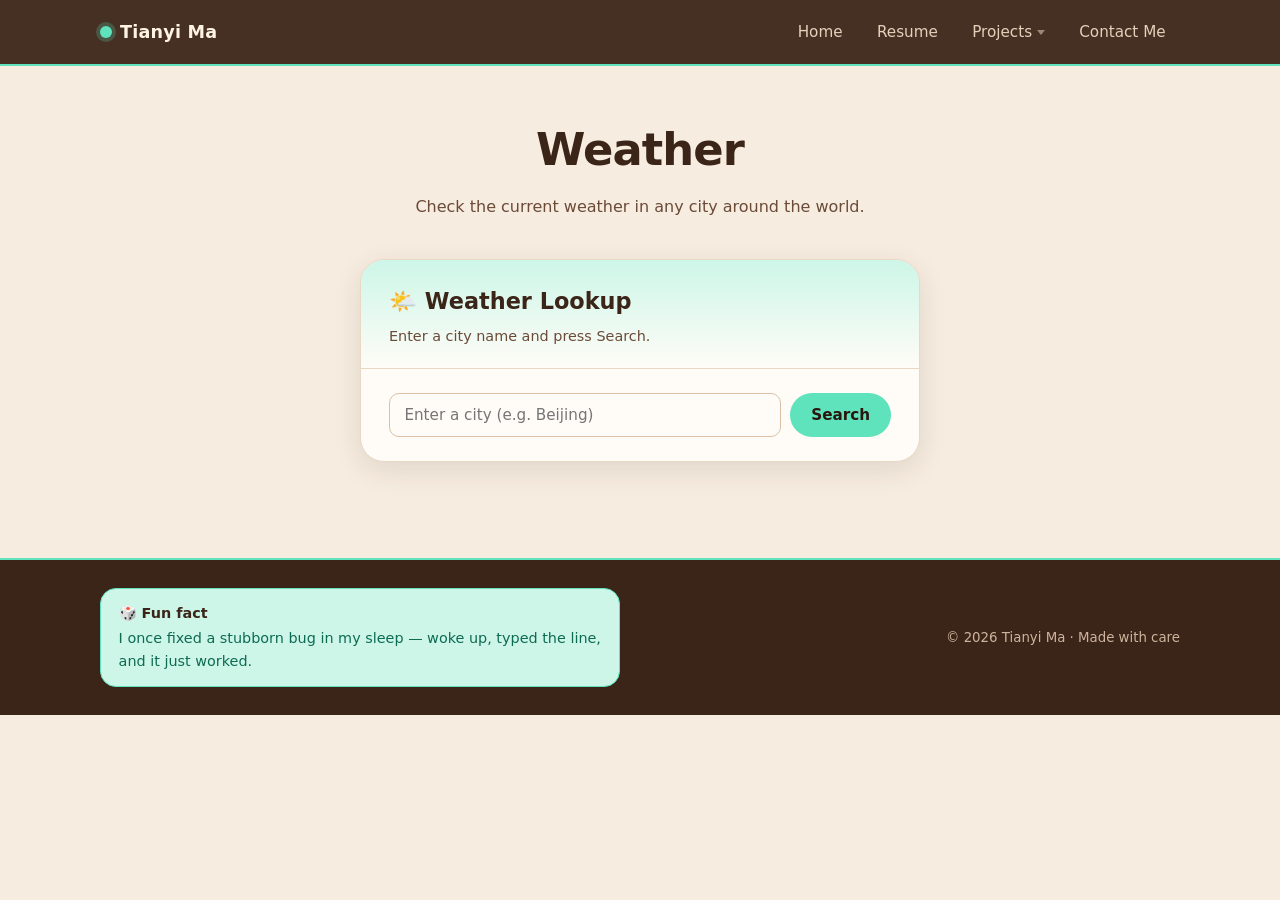
<file: weather.html>
<!DOCTYPE html>
<html lang="en">
<head>
  <meta charset="UTF-8">
  <meta name="viewport" content="width=device-width, initial-scale=1.0">
  <title>Tianyi Ma — Weather</title>
  <link rel="stylesheet" href="styles.css">
</head>
<body>
  <header class="nav">
    <div class="container nav__inner">
      <a href="index.html" class="brand"><span class="brand__dot"></span> Tianyi Ma</a>
      <button class="nav__toggle" aria-label="Toggle menu"><span></span></button>
      <nav class="nav__links">
        <a href="index.html">Home</a>
        <a href="resume.html">Resume</a>
        <span class="nav__item">
          <a href="projects.html" class="nav__trigger">Projects</a>
          <span class="nav__dropdown">
            <a href="mechanics.html"><span class="dd-ico">🪐</span><span><span class="dd-title">Mechanics</span><span class="dd-sub">Gravity playground</span></span></a>
            <a href="projects.html#todo"><span class="dd-ico">✅</span><span><span class="dd-title">To-do List</span><span class="dd-sub">Daily planner</span></span></a>
            <a href="weather.html" class="is-active"><span class="dd-ico">⛅</span><span><span class="dd-title">Weather</span><span class="dd-sub">Quick forecast</span></span></a>
          </span>
        </span>
        <a href="contact.html">Contact Me</a>
      </nav>
    </div>
  </header>

  <main class="container">
    <div class="page-head">
      <h1>Weather</h1>
      <p>Check the current weather in any city around the world.</p>
    </div>

    <section class="section" style="padding-top:1rem;">
      <div class="weather">
        <div class="weather__head">
          <h2>🌤️ Weather Lookup</h2>
          <p>Enter a city name and press Search.</p>
        </div>

        <div class="weather__body">
          <div class="weather__search">
            <input class="input" type="text" id="cityInput" placeholder="Enter a city (e.g. Beijing)"
                   autocomplete="off" maxlength="60" aria-label="City name">
            <button class="btn btn--primary" id="searchBtn" type="button">Search</button>
          </div>

          <div class="weather__status" id="weatherStatus" role="status" aria-live="polite"></div>

          <div class="weather__result" id="weatherResult" hidden>
            <div class="weather__icon" id="wIcon">🌤️</div>
            <div class="weather__temp" id="wTemp">—</div>
            <div class="weather__cond" id="wCond">—</div>
            <div class="weather__city" id="wCity">—</div>
          </div>
        </div>
      </div>
    </section>
  </main>

  <footer class="site-footer">
    <div class="container site-footer__inner">
      <div class="funfact">
        <strong>🎲 Fun fact</strong>
        I once fixed a stubborn bug in my sleep — woke up, typed the line, and it just worked.
      </div>
      <small>© <span id="year">2026</span> Tianyi Ma · Made with care</small>
    </div>
  </footer>

  <script src="main.js"></script>
  <script>
  (function () {
    "use strict";

    var API = "https://uapis.cn/api/v1/misc/weather";
    // Independent geocoder used only to verify that a searched place exists.
    // Free, key-less, CORS-enabled, and supports Chinese place names.
    var GEO_API = "https://geocoding-api.open-meteo.com/v1/search";

    var input    = document.getElementById("cityInput");
    var btn      = document.getElementById("searchBtn");
    var statusEl = document.getElementById("weatherStatus");
    var resultEl = document.getElementById("weatherResult");
    var iconEl   = document.getElementById("wIcon");
    var tempEl   = document.getElementById("wTemp");
    var condEl   = document.getElementById("wCond");
    var cityEl   = document.getElementById("wCity");

    /* Map the API's weather_icon code to a matching emoji. */
    function iconFor(code) {
      var n = parseInt(code, 10);
      if (isNaN(n)) return "🌤️";
      if (n === 100) return "☀️";                       // clear
      if (n === 104) return "☁️";                       // overcast
      if (n >= 150 && n <= 153) return "🌙";            // clear / cloudy night
      if (n === 300 || n === 301) return "🌦️";          // shower
      if (n === 302 || n === 303 || n === 304) return "⛈️"; // thunder
      if (n >= 305 && n <= 399) return "🌧️";            // rain
      if (n === 404 || n === 405) return "🌨️";          // sleet
      if (n >= 400 && n <= 499) return "❄️";            // snow
      if (n === 503 || n === 504 || n === 507 || n === 508) return "🌪️"; // sand/dust
      if (n >= 500 && n <= 515) return "🌫️";            // fog / haze
      if (n === 900) return "🌡️";                       // hot
      if (n === 901) return "🥶";                       // cold
      return "⛅";                                      // 101,102,103 + default
    }

    function showStatus(msg, isErr) {
      statusEl.textContent = msg;
      statusEl.classList.add("show");
      statusEl.classList.toggle("is-error", !!isErr);
    }

    /* Normalise a place name for comparison: lowercase, keep letters/numbers,
       collapse everything else to single spaces (CJK-safe). */
    function normName(s) {
      return String(s || "").toLowerCase()
        .replace(/[^\p{L}\p{N}]+/gu, " ")
        .trim();
    }

    /* Whether the searched name and a returned name can plausibly refer to
       the same place: exact match, or a word-boundary prefix such as
       "New York City" -> "New York". */
    function nameMatches(query, name) {
      var a = normName(query);
      var b = normName(name);
      if (!a || !b) return false;
      if (a === b) return true;
      return a.indexOf(b + " ") === 0 || b.indexOf(a + " ") === 0;
    }

    function hasCJK(s) {
      return /[\u3400-\u9fff\uf900-\ufaff]/.test(String(s || ""));
    }

    /* The weather API sometimes answers 200 OK with a placeholder instead of
       a real city name: "Unknown", or an adcode-like string such as
       "CN-810013". Never treat those as real places. */
    function isRealCityName(name) {
      if (typeof name !== "string") return false;
      var n = name.trim();
      if (!n || /unknown/i.test(n)) return false;
      if (/\d/.test(n)) return false; // codes like CN-810013 / 110000
      return true;
    }

    /* Independently confirm the searched place exists. The weather API
       occasionally echoes a bogus query straight back as the "city", so its
       own response is not sufficient proof. */
    async function placeExists(query) {
      var lang = hasCJK(query) ? "zh" : "en";
      var url = GEO_API + "?name=" + encodeURIComponent(query) +
                "&count=5&language=" + lang;
      var res = await fetch(url);
      if (!res.ok) throw new Error("geocoder failed");
      var data = await res.json();
      var results = (data && data.results) || [];
      return results.some(function (p) { return nameMatches(query, p.name); });
    }

    function clearResult() {
      iconEl.textContent = "🌤️";
      tempEl.textContent = "—";
      condEl.textContent = "—";
      cityEl.textContent = "—";
      resultEl.hidden = true;
    }

    function render(data) {
      iconEl.textContent = iconFor(data.weather_icon);
      tempEl.textContent = Math.round(Number(data.temperature)) + "°C";
      condEl.textContent = data.weather || "";
      var place = data.city || "";
      if (data.province && data.province !== data.city) place += ", " + data.province;
      cityEl.textContent = place;
      resultEl.hidden = false;
    }

    async function search() {
      var city = input.value.trim();

      // Empty box — don't call the API.
      if (!city) {
        clearResult();
        showStatus("Enter a city first.", true);
        input.focus();
        return;
      }

      clearResult();
      showStatus("Loading…", false);
      btn.disabled = true;

      try {
        var res = await fetch(API + "?city=" + encodeURIComponent(city) + "&lang=en");
        var data = null;
        try { data = await res.json(); } catch (e) { data = null; }

        // Explicit "no such place" (404 LOCATION_NOT_FOUND) and rejected
        // city names (400 INVALID_PARAMETER).
        if (res.status === 404 ||
            (data && (data.error === "LOCATION_NOT_FOUND" ||
                      data.code === "INVALID_PARAMETER"))) {
          showStatus("Couldn't find that city — check the spelling.", true);
          return;
        }
        if (!res.ok || !data) {
          showStatus("Couldn't load the weather — please try again.", true);
          return;
        }

        // Payload validation — the API may return 200 with placeholder data.
        var temp = Number(data.temperature);
        if (!isRealCityName(data.city) ||
            typeof data.weather !== "string" || !data.weather.trim() ||
            !isFinite(temp)) {
          showStatus("Couldn't find that city — check the spelling.", true);
          return;
        }

        // The returned place must correspond to what was actually searched.
        // For Chinese-script queries the en-language API answers with the
        // English name, so the geocoder step below performs that check.
        if (!hasCJK(city) &&
            !nameMatches(city, data.city) &&
            !(data.province && nameMatches(city, data.province))) {
          showStatus("Couldn't find that city — check the spelling.", true);
          return;
        }

        // Independent existence check, so a fabricated/echoed city name with
        // invented weather can never be displayed.
        var exists;
        try {
          exists = await placeExists(city);
        } catch (e) {
          // Can't verify truthfulness — do not show anything as fact.
          showStatus("Couldn't load the weather — please try again.", true);
          return;
        }
        if (!exists) {
          showStatus("Couldn't find that city — check the spelling.", true);
          return;
        }

        statusEl.classList.remove("show");
        render(data);
      } catch (e) {
        showStatus("Couldn't load the weather — please try again.", true);
      } finally {
        btn.disabled = false;
      }
    }

    btn.addEventListener("click", search);
    input.addEventListener("keydown", function (e) {
      if (e.key === "Enter") { e.preventDefault(); search(); }
    });
  })();
  </script>
</body>
</html>
</file>
<file: styles.css>
/* =========================================================
   Tianyi Ma — Personal Portfolio
   Palette: warm cocoa browns + electric mint (deliberate clash)
   ========================================================= */

:root {
  /* Brand */
  --primary: #5ee3bd;        /* electric mint */
  --primary-hover: #35d3a8;  /* deeper mint for hover */
  --primary-ink: #0d6b52;    /* readable mint-green on cream */
  --on-primary: #2a160c;     /* chocolate ink on mint fills */

  /* Soft accents */
  --accent-soft: #cdf6e8;    /* pale mint */
  --accent: #a9eed8;

  /* Surfaces */
  --bg: #f6ecdf;             /* warm cream paper */
  --surface: #fffcf7;        /* warm white */
  --surface-2: #f0e0cf;      /* light tan */

  /* Ink */
  --ink: #3b2418;            /* deep chocolate */
  --ink-soft: #6b4a38;       /* cocoa */
  --ink-faint: #9c8171;      /* taupe */

  /* Lines */
  --line: #e9d8c4;
  --line-strong: #d9c0a6;

  /* Effects */
  --radius-sm: 10px;
  --radius: 16px;
  --radius-lg: 24px;
  --radius-pill: 999px;
  --shadow-sm: 0 2px 10px rgba(59, 36, 24, 0.07);
  --shadow: 0 8px 28px rgba(59, 36, 24, 0.11);
  --shadow-lg: 0 18px 50px rgba(59, 36, 24, 0.16);
  --ring: 0 0 0 4px rgba(94, 227, 189, 0.45);

  --font: "Segoe UI", system-ui, -apple-system, "Helvetica Neue", Arial, sans-serif;
}

/* ---------- Reset ---------- */
*, *::before, *::after { box-sizing: border-box; }
html { -webkit-text-size-adjust: 100%; }
body {
  margin: 0;
  font-family: var(--font);
  color: var(--ink);
  background: var(--bg);
  line-height: 1.6;
  font-size: 16px;
}
img { max-width: 100%; display: block; }
a { color: var(--primary-ink); text-decoration: none; }
a:hover { color: var(--primary-hover); }
ul { margin: 0; padding: 0; list-style: none; }
button { font-family: inherit; }

.container {
  width: min(1080px, 92vw);
  margin-inline: auto;
}

/* ---------- Nav ---------- */
.nav {
  position: sticky;
  top: 0;
  z-index: 50;
  background: rgba(59, 36, 24, 0.94);
  backdrop-filter: saturate(140%) blur(12px);
  border-bottom: 2px solid var(--primary);
}
.nav__inner {
  display: flex;
  align-items: center;
  justify-content: space-between;
  gap: 1rem;
  height: 64px;
}
.brand {
  font-weight: 700;
  font-size: 1.1rem;
  letter-spacing: 0.2px;
  color: #fff3e4;
  display: inline-flex;
  align-items: center;
  gap: 0.5rem;
}
.brand__dot {
  width: 12px; height: 12px; border-radius: 50%;
  background: var(--primary);
  box-shadow: 0 0 0 4px rgba(94, 227, 189, 0.22);
}
.nav__links {
  display: flex;
  align-items: center;
  gap: 0.35rem;
}
.nav__links a {
  padding: 0.5rem 0.9rem;
  border-radius: var(--radius-pill);
  color: #e6d0ba;
  font-weight: 500;
  font-size: 0.95rem;
  transition: background 0.15s, color 0.15s;
}
.nav__links a:hover { background: rgba(94, 227, 189, 0.18); color: #fff3e4; }
.nav__links a.active {
  background: var(--primary);
  color: var(--on-primary);
}

/* ---------- Projects dropdown ---------- */
.nav__item {
  position: relative;
  display: inline-flex;
}
.nav__trigger {
  display: inline-flex;
  align-items: center;
  gap: 0.3rem;
}
.nav__trigger::after {
  content: "";
  width: 0; height: 0;
  border-left: 4px solid transparent;
  border-right: 4px solid transparent;
  border-top: 5px solid currentColor;
  opacity: 0.55;
  margin-top: 1px;
  transition: transform 0.2s;
}
.nav__item:hover .nav__trigger::after { transform: translateY(1px); }

.nav__dropdown {
  position: absolute;
  top: calc(100% + 8px);
  left: 0;
  min-width: 220px;
  background: var(--surface);
  border: 1px solid var(--line-strong);
  border-radius: 12px;
  box-shadow: var(--shadow-lg);
  padding: 6px;
  opacity: 0;
  visibility: hidden;
  transform: translateY(-4px);
  transition: opacity 0.15s ease, transform 0.15s ease, visibility 0.15s;
  z-index: 60;
}
.nav__dropdown::before {
  content: "";
  position: absolute;
  top: -6px;
  left: 18px;
  width: 10px; height: 10px;
  background: var(--surface);
  border-left: 1px solid var(--line-strong);
  border-top: 1px solid var(--line-strong);
  transform: rotate(45deg);
}
.nav__item:hover .nav__dropdown,
.nav__item:focus-within .nav__dropdown {
  opacity: 1;
  visibility: visible;
  transform: translateY(0);
}
.nav__dropdown a {
  display: flex;
  align-items: flex-start;
  gap: 0.75rem;
  padding: 0.65rem 0.8rem;
  border-radius: 8px;
  color: var(--ink);
  font-size: 0.9rem;
  font-weight: 500;
  line-height: 1.35;
}
.nav__dropdown a:hover { background: var(--accent-soft); color: var(--ink); }
.nav__dropdown a .dd-ico { font-size: 1.1rem; flex-shrink: 0; line-height: 1; }
.nav__dropdown a .dd-title { display: block; }
.nav__dropdown a .dd-sub {
  display: block;
  font-size: 0.75rem;
  color: var(--ink-faint);
  margin-top: 2px;
  font-weight: 400;
}
.nav__dropdown .dd-divider {
  height: 1px;
  background: var(--line);
  margin: 4px 6px;
}
.nav__dropdown a.is-active { background: var(--accent-soft); color: var(--primary-ink); font-weight: 600; }
.nav__toggle {
  display: none;
  width: 44px; height: 44px;
  border: 1px solid rgba(230, 208, 186, 0.35);
  background: transparent;
  border-radius: var(--radius-sm);
  cursor: pointer;
  position: relative;
}
.nav__toggle span,
.nav__toggle span::before,
.nav__toggle span::after {
  content: "";
  position: absolute;
  left: 50%; top: 50%;
  width: 18px; height: 2px;
  background: #fff3e4;
  transform: translate(-50%, -50%);
}
.nav__toggle span::before { transform: translate(-50%, -7px); }
.nav__toggle span::after  { transform: translate(-50%, 7px); }

/* ---------- Buttons ---------- */
.btn {
  display: inline-flex;
  align-items: center;
  justify-content: center;
  gap: 0.5rem;
  padding: 0.7rem 1.3rem;
  border-radius: var(--radius-pill);
  border: 1px solid transparent;
  font-weight: 600;
  font-size: 0.95rem;
  cursor: pointer;
  transition: transform 0.12s ease, background 0.15s, box-shadow 0.15s;
}
.btn:active { transform: translateY(1px); }
.btn--primary {
  background: var(--primary);
  color: var(--on-primary);
}
.btn--primary:hover { background: var(--primary-hover); color: var(--on-primary); }
.btn--ghost {
  background: var(--surface);
  border-color: var(--line-strong);
  color: var(--ink);
}
.btn--ghost:hover { background: var(--accent-soft); }

/* ---------- Hero ---------- */
.hero {
  display: grid;
  grid-template-columns: 1fr;
  justify-items: center;
  text-align: center;
  gap: 2.25rem;
  padding: 4rem 0 3rem;
  max-width: 640px;
  margin-inline: auto;
}
.hero__eyebrow {
  display: inline-flex;
  align-items: center;
  gap: 0.5rem;
  background: var(--accent-soft);
  color: var(--primary-ink);
  padding: 0.35rem 0.85rem;
  border-radius: var(--radius-pill);
  font-size: 0.85rem;
  font-weight: 600;
}
.hero h1 {
  font-size: clamp(2.2rem, 5vw, 3.2rem);
  line-height: 1.1;
  margin: 1rem 0 0.5rem;
  color: var(--ink);
  letter-spacing: -0.02em;
}
.hero__intro {
  font-size: 1.1rem;
  color: var(--ink-soft);
  max-width: 46ch;
  margin: 0 auto 1.75rem;
}
.hero__cta { display: flex; gap: 0.75rem; flex-wrap: wrap; justify-content: center; }
.hero__photo {
  position: relative;
  justify-self: center;
  order: -1;
}
.hero__photo img {
  width: 320px;
  height: 320px;
  object-fit: cover;
  border-radius: 50%;
  box-shadow: var(--shadow-lg);
  border: 6px solid var(--accent-soft);
  background: var(--surface-2);
}
.hero__photo::after {
  content: "";
  position: absolute;
  inset: -14px;
  border-radius: 50%;
  border: 2px dashed var(--primary);
  opacity: 0.5;
  z-index: -1;
}

/* ---------- Section ---------- */
.section { padding: 3rem 0; }
.section__head {
  text-align: center;
  margin-bottom: 2.25rem;
}
.section__head h2 {
  font-size: clamp(1.6rem, 3.5vw, 2.1rem);
  margin: 0 0 0.4rem;
  color: var(--ink);
  letter-spacing: -0.01em;
}
.section__head p { color: var(--ink-soft); margin: 0; }

/* ---------- Cards / likes ---------- */
.cards {
  display: grid;
  grid-template-columns: repeat(3, 1fr);
  gap: 1.25rem;
}
.card {
  background: var(--surface);
  border: 1px solid var(--line);
  border-radius: var(--radius);
  padding: 1.6rem;
  box-shadow: var(--shadow-sm);
  transition: transform 0.15s ease, box-shadow 0.15s ease;
}
.card:hover { transform: translateY(-4px); box-shadow: var(--shadow); }
.card__emoji {
  font-size: 2rem;
  width: 56px; height: 56px;
  display: grid; place-items: center;
  background: var(--accent-soft);
  border-radius: 14px;
  margin-bottom: 0.9rem;
}
.card h3 { margin: 0 0 0.35rem; color: var(--ink); font-size: 1.15rem; }
.card p { margin: 0; color: var(--ink-soft); font-size: 0.95rem; }
.card__cta {
  display: inline-block;
  margin-top: 0.9rem;
  font-size: 0.85rem;
  font-weight: 600;
  color: var(--primary-ink);
  letter-spacing: 0.02em;
  transition: transform 0.15s ease, color 0.15s;
}
.card:hover .card__cta { transform: translateX(3px); color: var(--primary-hover); }

/* Projects page: explicit 3-column grid */
.projects-grid {
  grid-template-columns: repeat(3, minmax(0, 1fr));
  gap: 1.5rem;
}

/* ---------- Favorite star showcase ---------- */
.star-card {
  display: grid;
  grid-template-columns: 1.15fr 1fr;
  align-items: stretch;
  background: var(--surface);
  border: 1px solid var(--line);
  border-radius: var(--radius-lg);
  box-shadow: var(--shadow-sm);
  overflow: hidden;
}
.star-card__photo { min-height: 340px; background: var(--surface-2); }
.star-card__photo img { width: 100%; height: 100%; object-fit: cover; display: block; }
.star-card__body {
  display: flex;
  flex-direction: column;
  justify-content: center;
  gap: 0.85rem;
  padding: 2rem 2.25rem;
}
.star-card__tag {
  align-self: flex-start;
  background: var(--accent-soft);
  border: 1px solid var(--primary);
  border-radius: var(--radius-pill);
  color: var(--primary-ink);
  font-size: 0.75rem;
  font-weight: 700;
  letter-spacing: 0.09em;
  text-transform: uppercase;
  padding: 0.3rem 0.85rem;
}
.star-card__body h3 { margin: 0; font-size: 1.4rem; color: var(--ink); }
.star-card__body p { margin: 0; color: var(--ink-soft); font-size: 0.95rem; line-height: 1.65; }
.star-card__note {
  margin-top: 0.35rem;
  font-size: 0.8rem;
  font-weight: 700;
  letter-spacing: 0.07em;
  color: var(--primary-ink);
}

/* ---------- Page header (sub pages) ---------- */
.page-head {
  padding: 3rem 0 1.5rem;
  text-align: center;
}
.page-head h1 {
  font-size: clamp(2rem, 4.5vw, 2.8rem);
  margin: 0 0 0.5rem;
  color: var(--ink);
  letter-spacing: -0.02em;
}
.page-head p { color: var(--ink-soft); margin: 0; }

/* ---------- Resume ---------- */
.resume-grid {
  display: grid;
  grid-template-columns: 1.6fr 1fr;
  gap: 2rem;
  padding-bottom: 3rem;
}
.resume-sections {
  display: flex;
  flex-direction: column;
  gap: 2rem;
  padding-bottom: 3rem;
}
.resume-head {
  padding: 2.5rem 0 1.25rem;
  border-bottom: 1px solid var(--line-strong);
  margin-bottom: 0.5rem;
}
.resume-head__name {
  margin: 0 0 0.3rem;
  font-size: clamp(1.9rem, 4vw, 2.6rem);
  letter-spacing: -0.02em;
  color: var(--ink);
  font-weight: 700;
}
.resume-head__title {
  margin: 0 0 0.65rem;
  color: var(--primary-ink);
  font-weight: 600;
  font-size: 1rem;
}
.resume-head__contact { margin: 0; color: var(--ink-soft); font-size: 0.9rem; }
.resume-head__contact a { color: var(--ink-soft); text-decoration: none; }
.resume-head__contact a:hover { color: var(--primary-hover); }
.resume-head__contact .dot { margin: 0 0.55rem; color: var(--ink-faint); }
.resume-section__title {
  font-size: 0.8rem;
  font-weight: 700;
  letter-spacing: 0.14em;
  text-transform: uppercase;
  color: var(--ink);
  margin: 0 0 1rem;
  padding-bottom: 0.5rem;
  border-bottom: 2px solid var(--primary);
}
.resume-summary { margin: 0; color: var(--ink-soft); font-size: 0.97rem; line-height: 1.65; }
.exp { display: flex; flex-direction: column; gap: 1.5rem; }
.exp__item {
  border-left: 3px solid var(--primary);
  padding: 0.05rem 0 0.1rem 1.1rem;
  transition: border-color 0.18s;
}
.exp__item:hover { border-left-color: var(--primary-hover); }
.exp__head { display: flex; justify-content: space-between; gap: 1rem; align-items: baseline; flex-wrap: wrap; margin-bottom: 0.15rem; }
.exp__role { margin: 0; font-size: 1.08rem; color: var(--ink); font-weight: 700; }
.exp__date {
  font-size: 0.75rem; font-weight: 700; color: var(--primary-ink);
  background: var(--accent-soft); border: 1px solid var(--primary);
  padding: 0.2rem 0.65rem; border-radius: var(--radius-pill);
  white-space: nowrap; letter-spacing: 0.02em;
}
.exp__org { margin: 0 0 0.6rem; color: var(--primary-ink); font-size: 0.92rem; font-weight: 600; }
.exp__desc { margin: 0.2rem 0 0; color: var(--ink-soft); font-size: 0.92rem; line-height: 1.55; }
/* Skills — card grid */
.skills {
  display: grid;
  grid-template-columns: repeat(auto-fit, minmax(220px, 1fr));
  gap: 1rem;
}
.skill-card {
  background: var(--surface);
  border: 1px solid var(--line);
  border-radius: var(--radius);
  padding: 1.15rem 1.25rem;
  box-shadow: var(--shadow-sm);
  transition: transform 0.18s ease, box-shadow 0.18s ease, border-color 0.18s;
}
.skill-card:hover {
  transform: translateY(-3px);
  box-shadow: var(--shadow);
  border-color: var(--primary);
}
.skill-card__head {
  display: flex;
  align-items: center;
  gap: 0.65rem;
  margin-bottom: 0.9rem;
}
.skill-card__icon {
  width: 38px; height: 38px;
  display: grid; place-items: center;
  background: var(--accent-soft);
  border-radius: 12px;
  font-size: 1.1rem;
  flex-shrink: 0;
}
.skill-card__name {
  margin: 0;
  font-size: 0.95rem;
  font-weight: 600;
  color: var(--ink);
}
.chips--skills { display: flex; flex-wrap: wrap; gap: 0.45rem; }
.chips--skills .chip {
  font-size: 0.82rem;
  padding: 0.35rem 0.75rem;
  transition: background 0.15s, color 0.15s, border-color 0.15s, transform 0.15s;
}
.chips--skills .chip:hover {
  background: var(--primary);
  color: var(--on-primary);
  border-color: var(--primary);
  transform: translateY(-1px);
}
.chips--skills .chip em {
  font-style: normal;
  color: var(--ink-faint);
  font-size: 0.76rem;
  margin-left: 0.35rem;
}
.chips--skills .chip:hover em { color: var(--on-primary); }
.panel {
  background: var(--surface);
  border: 1px solid var(--line);
  border-radius: var(--radius);
  padding: 1.75rem;
  box-shadow: var(--shadow-sm);
}
.panel h2 {
  font-size: 1.25rem;
  margin: 0 0 1rem;
  color: var(--ink);
  display: flex; align-items: center; gap: 0.5rem;
}
.panel h2::before {
  content: "";
  width: 8px; height: 22px;
  background: var(--primary);
  border-radius: 4px;
}
.timeline { position: relative; padding-left: 1.25rem; }
.timeline::before {
  content: "";
  position: absolute;
  left: 5px; top: 6px; bottom: 6px;
  width: 2px; background: var(--line-strong);
}
.timeline__item { position: relative; padding-bottom: 1.5rem; }
.timeline__item:last-child { padding-bottom: 0; }
.timeline__item::before {
  content: "";
  position: absolute;
  left: -1.25rem; top: 4px;
  width: 12px; height: 12px;
  background: var(--surface);
  border: 2px solid var(--primary);
  border-radius: 50%;
}
.timeline__date {
  font-size: 0.8rem;
  font-weight: 600;
  color: var(--primary-ink);
  background: var(--accent-soft);
  padding: 0.15rem 0.6rem;
  border-radius: var(--radius-pill);
  display: inline-block;
  margin-bottom: 0.35rem;
}
.timeline__item h3 { margin: 0 0 0.25rem; font-size: 1.05rem; color: var(--ink); }
.timeline__item .sub { color: var(--ink-soft); font-size: 0.9rem; margin: 0 0 0.4rem; }
.timeline__item p { margin: 0; color: var(--ink-soft); font-size: 0.92rem; }
.chips { display: flex; flex-wrap: wrap; gap: 0.5rem; }
.chip {
  background: var(--surface-2);
  color: var(--ink);
  border: 1px solid var(--line);
  padding: 0.35rem 0.85rem;
  border-radius: var(--radius-pill);
  font-size: 0.85rem;
  font-weight: 500;
}
.sidebar-list { display: flex; flex-direction: column; gap: 1.5rem; }

/* ---------- Resume (stacked sections) ---------- */
.resume-stack {
  display: flex;
  flex-direction: column;
  gap: 1.5rem;
  padding-bottom: 3rem;
}
.summary-text {
  margin: 0;
  color: var(--ink-soft);
  font-size: 1rem;
  line-height: 1.7;
}
.bullets {
  margin: 0.4rem 0 0;
  padding-left: 1.25rem;
  color: var(--ink-soft);
  font-size: 0.92rem;
  line-height: 1.6;
}
.bullets li { margin-bottom: 0.3rem; }
.bullets li::marker { color: var(--primary); }
.skill-group + .skill-group { margin-top: 1.25rem; }
.skill-group h3 {
  margin: 0 0 0.6rem;
  font-size: 0.95rem;
  color: var(--ink);
  font-weight: 600;
}
.skill-group + .skill-group { margin-top: 1.15rem; }
.skill-group__label {
  margin: 0 0 0.5rem;
  font-size: 0.78rem;
  font-weight: 700;
  letter-spacing: 0.04em;
  text-transform: uppercase;
  color: var(--ink-faint);
}
.bullets { margin: 0.4rem 0 0; padding: 0 0 0 1.05rem; list-style: none; }
.bullets li {
  position: relative;
  margin-bottom: 0.35rem;
  padding-left: 1rem;
  color: var(--ink-soft);
  font-size: 0.92rem;
  line-height: 1.5;
}
.bullets li:last-child { margin-bottom: 0; }
.bullets li::before {
  content: "";
  position: absolute;
  left: 0; top: 0.62rem;
  width: 5px; height: 5px;
  background: var(--primary);
  border-radius: 50%;
}

/* ---------- Contact ---------- */
.contact-grid {
  display: grid;
  grid-template-columns: 1fr 1fr;
  gap: 2rem;
  padding-bottom: 3rem;
}
.contact-list { display: flex; flex-direction: column; gap: 1rem; }
.contact-row {
  display: flex; align-items: center; gap: 1rem;
  padding: 1rem;
  background: var(--surface);
  border: 1px solid var(--line);
  border-radius: var(--radius);
  box-shadow: var(--shadow-sm);
}
.contact-row__icon {
  width: 44px; height: 44px;
  display: grid; place-items: center;
  background: var(--accent-soft);
  border-radius: 12px;
  font-size: 1.2rem;
}
.contact-row__label { font-size: 0.8rem; color: var(--ink-faint); }
.contact-row__value { font-weight: 600; color: var(--ink); }
.form-group { margin-bottom: 1.1rem; }
.form-group label {
  display: block;
  font-size: 0.85rem;
  font-weight: 600;
  margin-bottom: 0.4rem;
  color: var(--ink);
}
.input, .textarea {
  width: 100%;
  padding: 0.75rem 0.9rem;
  border: 1px solid var(--line-strong);
  border-radius: var(--radius-sm);
  background: var(--surface);
  color: var(--ink);
  font-size: 0.95rem;
  font-family: inherit;
  transition: border 0.15s, box-shadow 0.15s;
}
.input:focus, .textarea:focus {
  outline: none;
  border-color: var(--primary);
  box-shadow: var(--ring);
}
.textarea { min-height: 120px; resize: vertical; }
.form-note {
  margin: 0.75rem 0 0;
  padding: 0.7rem 0.9rem;
  background: var(--accent-soft);
  border: 1px solid var(--primary);
  border-radius: var(--radius-sm);
  color: var(--primary-ink);
  font-size: 0.9rem;
  display: none;
}
.form-note.show { display: block; }
.form-note.is-error {
  background: #fdeaea;
  border-color: #d9534f;
  color: #a33a36;
}

/* =========================================================
   To-Do List App (Projects page)
   ========================================================= */
.todo {
  background: var(--surface);
  border: 1px solid var(--line);
  border-radius: var(--radius-lg);
  box-shadow: var(--shadow);
  overflow: hidden;
  max-width: 720px;
  margin: 0 auto;
}
.todo__head {
  padding: 1.5rem 1.75rem 1.25rem;
  background: linear-gradient(180deg, var(--accent-soft), var(--surface));
  border-bottom: 1px solid var(--line);
}
.todo__head h2 {
  margin: 0;
  font-size: 1.4rem;
  color: var(--ink);
  display: flex; align-items: center; gap: 0.6rem;
}
.todo__head p { margin: 0.3rem 0 0; color: var(--ink-soft); font-size: 0.9rem; }

.todo__body { padding: 1.5rem 1.75rem; }

/* Calendar */
.cal {
  background: var(--surface-2);
  border: 1px solid var(--line);
  border-radius: var(--radius);
  padding: 1rem;
  margin-bottom: 1.25rem;
}
.cal__top {
  display: flex; align-items: center; justify-content: space-between;
  margin-bottom: 0.75rem;
}
.cal__month { font-weight: 700; color: var(--ink); font-size: 1rem; }
.cal__nav {
  display: flex; gap: 0.4rem;
}
.cal__btn {
  width: 34px; height: 34px;
  border: 1px solid var(--line-strong);
  background: var(--surface);
  border-radius: 9px;
  cursor: pointer;
  color: var(--ink);
  font-size: 1rem;
  line-height: 1;
  display: grid; place-items: center;
  transition: background 0.15s, transform 0.1s;
}
.cal__btn:hover { background: var(--accent-soft); }
.cal__btn:active { transform: scale(0.94); }
.cal__weekdays {
  display: grid;
  grid-template-columns: repeat(7, 1fr);
  text-align: center;
  margin-bottom: 0.4rem;
}
.cal__weekdays span {
  font-size: 0.72rem;
  font-weight: 700;
  color: var(--ink-faint);
  text-transform: uppercase;
  letter-spacing: 0.04em;
}
.cal__grid {
  display: grid;
  grid-template-columns: repeat(7, 1fr);
  gap: 4px;
}
.cal__day {
  aspect-ratio: 1 / 1;
  border: 1px solid transparent;
  background: var(--surface);
  border-radius: 9px;
  font-size: 0.85rem;
  color: var(--ink);
  cursor: pointer;
  display: grid; place-items: center;
  transition: background 0.12s, color 0.12s, border-color 0.12s;
}
.cal__day:hover { background: var(--accent-soft); }
.cal__day.is-other { color: var(--ink-faint); background: transparent; }
.cal__day.is-today { border-color: var(--primary); color: var(--primary-ink); font-weight: 700; }
.cal__day.is-selected {
  background: var(--primary);
  color: var(--on-primary);
  font-weight: 700;
  border-color: var(--primary);
}
.cal__day.is-selected.is-today { box-shadow: 0 0 0 2px rgba(42, 22, 12, 0.18) inset; }

/* Add row */
.todo__add {
  display: flex;
  gap: 0.6rem;
  margin-bottom: 1.25rem;
}
.todo__add .input { flex: 1; }
.todo__add .btn { flex-shrink: 0; padding: 0.7rem 1.25rem; }
.todo__selected-date {
  font-size: 0.8rem;
  color: var(--ink-soft);
  margin-bottom: 0.6rem;
}
.todo__selected-date strong { color: var(--primary-ink); }

/* List */
.todo__list { display: flex; flex-direction: column; gap: 0.55rem; }
.todo__item {
  display: flex;
  align-items: center;
  gap: 0.85rem;
  padding: 0.8rem 0.9rem;
  background: var(--surface-2);
  border: 1px solid var(--line);
  border-radius: var(--radius-sm);
  transition: background 0.15s, opacity 0.2s;
}
.todo__item:hover { background: var(--accent-soft); }
.todo__check {
  flex-shrink: 0;
  width: 24px; height: 24px;
  border: 2px solid var(--line-strong);
  border-radius: 7px;
  background: var(--surface);
  cursor: pointer;
  display: grid; place-items: center;
  transition: background 0.15s, border-color 0.15s;
}
.todo__check:hover { border-color: var(--primary); }
.todo__check svg { opacity: 0; transform: scale(0.6); transition: opacity 0.15s, transform 0.15s; }
.todo__item.done .todo__check {
  background: var(--primary);
  border-color: var(--primary);
}
.todo__item.done .todo__check svg { opacity: 1; transform: scale(1); }
.todo__text {
  flex: 1;
  font-size: 0.95rem;
  color: var(--ink);
  word-break: break-word;
}
.todo__item.done .todo__text {
  text-decoration: line-through;
  color: var(--ink-faint);
}
.todo__date {
  flex-shrink: 0;
  font-size: 0.72rem;
  font-weight: 600;
  color: var(--primary-ink);
  background: var(--surface);
  border: 1px solid var(--line-strong);
  padding: 0.2rem 0.55rem;
  border-radius: var(--radius-pill);
  white-space: nowrap;
}
.todo__item.done .todo__date { opacity: 0.6; }
.todo__del {
  flex-shrink: 0;
  width: 30px; height: 30px;
  border: none;
  background: transparent;
  color: var(--ink-faint);
  border-radius: 8px;
  cursor: pointer;
  font-size: 1.1rem;
  line-height: 1;
  display: grid; place-items: center;
  transition: background 0.15s, color 0.15s;
}
.todo__del:hover { background: #fde2e2; color: #c0392b; }

.todo__empty {
  text-align: center;
  padding: 2rem 1rem;
  color: var(--ink-faint);
  font-size: 0.95rem;
}
.todo__empty span { font-size: 2rem; display: block; margin-bottom: 0.4rem; }

.todo__footer {
  display: flex; align-items: center; justify-content: space-between;
  gap: 0.75rem;
  margin-top: 1.25rem;
  padding-top: 1rem;
  border-top: 1px solid var(--line);
  font-size: 0.82rem;
  color: var(--ink-soft);
}
.todo__clear {
  border: none;
  background: transparent;
  color: var(--ink-faint);
  cursor: pointer;
  font-size: 0.82rem;
  text-decoration: underline;
}
.todo__clear:hover { color: #c0392b; }

/* Priority picker */
.todo__prio {
  display: flex;
  align-items: center;
  gap: 0.4rem;
  flex-wrap: wrap;
  margin-bottom: 1.25rem;
}
.todo__prio-label {
  font-size: 0.82rem;
  font-weight: 600;
  color: var(--ink-soft);
  margin-right: 0.15rem;
}
.prio-pill {
  display: inline-flex;
  align-items: center;
  gap: 0.3rem;
  padding: 0.3rem 0.75rem;
  border: 1px solid var(--line-strong);
  background: var(--surface);
  border-radius: var(--radius-pill);
  font-size: 0.82rem;
  font-weight: 600;
  color: var(--ink-soft);
  cursor: pointer;
  transition: background 0.15s, color 0.15s, border-color 0.15s, transform 0.1s;
}
.prio-pill:active { transform: scale(0.96); }
.prio-pill.is-on { color: var(--on-primary); }
.prio--low.is-on    { background: var(--accent-soft); border-color: var(--primary); }
.prio--medium.is-on { background: #fdf3d7; border-color: #e6c25a; }
.prio--high.is-on   { background: #fde2e2; border-color: #ee8a8a; }

/* Priority badge on a list item */
.todo__prio-badge {
  flex-shrink: 0;
  width: 26px; height: 26px;
  display: grid; place-items: center;
  font-size: 0.9rem;
  border-radius: 50%;
  background: var(--surface);
  border: 1px solid var(--line);
}
.todo__item .todo__prio-badge.prio--low    { background: var(--accent-soft); }
.todo__item .todo__prio-badge.prio--medium { background: #fdf3d7; }
.todo__item .todo__prio-badge.prio--high   { background: #fde2e2; }
.todo__item.done .todo__prio-badge { opacity: 0.6; }

/* Inline edit */
.todo__text { cursor: text; border-radius: 6px; }
.todo__text:hover { text-decoration: underline dotted var(--primary-hover); text-underline-offset: 3px; }
.todo__edit {
  flex: 1;
  font-size: 0.95rem;
  font-family: inherit;
  color: var(--ink);
  padding: 0.3rem 0.5rem;
  border: 1px solid var(--primary);
  border-radius: var(--radius-sm);
  background: var(--surface);
  outline: none;
  box-shadow: var(--ring);
}

/* Search box */
.todo__search {
  position: relative;
  margin-bottom: 1.25rem;
}
.todo__search-icon {
  position: absolute;
  left: 0.85rem;
  top: 50%;
  transform: translateY(-50%);
  font-size: 0.9rem;
  pointer-events: none;
  opacity: 0.55;
}
.todo__search-input { padding-left: 2.4rem; padding-right: 2.4rem; }
.todo__search-clear {
  position: absolute;
  right: 0.5rem;
  top: 50%;
  transform: translateY(-50%);
  width: 24px; height: 24px;
  border: none;
  background: var(--surface-2);
  color: var(--ink-faint);
  border-radius: 50%;
  cursor: pointer;
  font-size: 0.75rem;
  line-height: 1;
  display: none;
  place-items: center;
  transition: background 0.15s, color 0.15s;
}
.todo__search-clear.show { display: grid; }
.todo__search-clear:hover { background: var(--accent-soft); color: var(--ink); }

/* Status messages (Supabase) */
.todo__status {
  display: none;
  margin-bottom: 1rem;
  padding: 0.6rem 0.85rem;
  border-radius: var(--radius-sm);
  background: var(--accent-soft);
  border: 1px solid var(--primary);
  color: var(--primary-ink);
  font-size: 0.85rem;
}
.todo__status.is-error { background: #fde2e2; border-color: #ee8a8a; color: #b23b2b; }

/* ---------- Footer ---------- */
.site-footer {
  margin-top: 3rem;
  background: #3b2418;
  border-top: 2px solid var(--primary);
}
.site-footer__inner {
  display: flex;
  align-items: center;
  justify-content: space-between;
  gap: 1rem;
  flex-wrap: wrap;
  padding: 1.75rem 0;
}
.funfact {
  background: var(--accent-soft);
  border: 1px solid var(--primary);
  border-radius: var(--radius);
  padding: 0.8rem 1.1rem;
  color: var(--primary-ink);
  font-size: 0.9rem;
  max-width: 520px;
}
.funfact strong { display: block; margin-bottom: 0.15rem; color: var(--ink); }
.site-footer small { color: #cdb49c; }

/* ---------- Responsive ---------- */
@media (max-width: 900px) {
  .hero { grid-template-columns: 1fr; gap: 2rem; text-align: center; padding-top: 3rem; }
  .hero__cta { justify-content: center; }
  .hero__photo { order: -1; }
  .hero__photo img { width: 240px; height: 240px; }
  .resume-grid { grid-template-columns: 1fr; }
  .contact-grid { grid-template-columns: 1fr; }
  .star-card { grid-template-columns: 1fr; }
  .star-card__photo { min-height: 240px; }
}
@media (max-width: 720px) {
  .cards { grid-template-columns: 1fr; }
  .nav__toggle { display: inline-flex; }
  .nav__links {
    position: absolute;
    top: 64px; left: 0; right: 0;
    flex-direction: column;
    align-items: stretch;
    background: var(--surface);
    border-bottom: 1px solid var(--line);
    box-shadow: var(--shadow);
    padding: 0.6rem;
    gap: 0.25rem;
    display: none;
  }
  .nav__links.open { display: flex; }
  .nav__links a { padding: 0.7rem 1rem; color: var(--ink-soft); }
  .nav__links a:hover { background: var(--accent-soft); color: var(--ink); }
  .nav__links a.active { color: var(--on-primary); }

  /* Mobile dropdown: reveals inline under Projects item, full-width */
  .nav__item {
    display: block;
    position: static;
  }
  .nav__trigger {
    display: flex;
    padding: 0.7rem 1rem;
    border-radius: var(--radius-pill);
    color: var(--ink-soft);
    font-weight: 500;
  }
  .nav__dropdown {
    position: static;
    opacity: 1;
    visibility: visible;
    transform: none;
    box-shadow: none;
    border: none;
    border-top: 1px dashed var(--line-strong);
    border-radius: 0;
    background: transparent;
    padding: 0.25rem 0 0.25rem 1rem;
    margin: 0 0.5rem;
    min-width: 0;
    display: none;
  }
  .nav__item:hover .nav__dropdown,
  .nav__item:focus-within .nav__dropdown,
  .nav__item.is-open .nav__dropdown { display: block; }
  .nav__dropdown::before { display: none; }
  .nav__dropdown a {
    padding: 0.6rem 0.75rem;
    font-size: 0.88rem;
  }
  .nav__trigger::after { margin-left: auto; }
  .dd-divider { display: none; }

  .todo__head, .todo__body { padding: 1.15rem; }
  .todo__add { flex-direction: column; }
  .todo__add .btn { width: 100%; }
  .todo__item { flex-wrap: wrap; }
  .todo__date { order: 3; }
}
@media (max-width: 420px) {
  .hero__photo img { width: 200px; height: 200px; }
  .cal__day { font-size: 0.75rem; }
}

@media (prefers-reduced-motion: reduce) {
  * { transition: none !important; animation: none !important; }
}

/* =========================================================
   Weather App (Weather page)
   ========================================================= */
.weather {
  background: var(--surface);
  border: 1px solid var(--line);
  border-radius: var(--radius-lg);
  box-shadow: var(--shadow);
  overflow: hidden;
  max-width: 560px;
  margin: 0 auto;
}
.weather__head {
  padding: 1.5rem 1.75rem 1.25rem;
  background: linear-gradient(180deg, var(--accent-soft), var(--surface));
  border-bottom: 1px solid var(--line);
}
.weather__head h2 {
  margin: 0;
  font-size: 1.4rem;
  color: var(--ink);
  display: flex; align-items: center; gap: 0.6rem;
}
.weather__head p { margin: 0.3rem 0 0; color: var(--ink-soft); font-size: 0.9rem; }

.weather__body { padding: 1.5rem 1.75rem; }

.weather__search { display: flex; gap: 0.6rem; }
.weather__search .input { flex: 1; min-width: 0; }
.weather__search .btn { flex-shrink: 0; padding: 0.7rem 1.25rem; }

.weather__status {
  display: none;
  margin-top: 1rem;
  padding: 0.6rem 0.85rem;
  border-radius: var(--radius-sm);
  background: var(--accent-soft);
  border: 1px solid var(--primary);
  color: var(--primary-ink);
  font-size: 0.85rem;
}
.weather__status.show { display: block; }
.weather__status.is-error { background: #fde2e2; border-color: #ee8a8a; color: #b23b2b; }

.weather__result {
  margin-top: 1.25rem;
  padding: 1.6rem 1rem;
  text-align: center;
  background: var(--surface-2);
  border: 1px solid var(--line);
  border-radius: var(--radius);
}
.weather__result[hidden] { display: none; }
.weather__icon { font-size: 3.4rem; line-height: 1; }
.weather__temp {
  font-size: clamp(2rem, 8vw, 2.8rem);
  font-weight: 700;
  color: var(--ink);
  margin: 0.5rem 0 0.15rem;
  letter-spacing: -0.02em;
}
.weather__cond { font-size: 1.05rem; font-weight: 600; color: var(--primary-ink); }
.weather__city { margin-top: 0.35rem; font-size: 0.9rem; color: var(--ink-soft); }

@media (max-width: 720px) {
  .weather__head, .weather__body { padding: 1.15rem; }
  .weather__search { flex-direction: column; }
  .weather__search .btn { width: 100%; }
}
</file>
